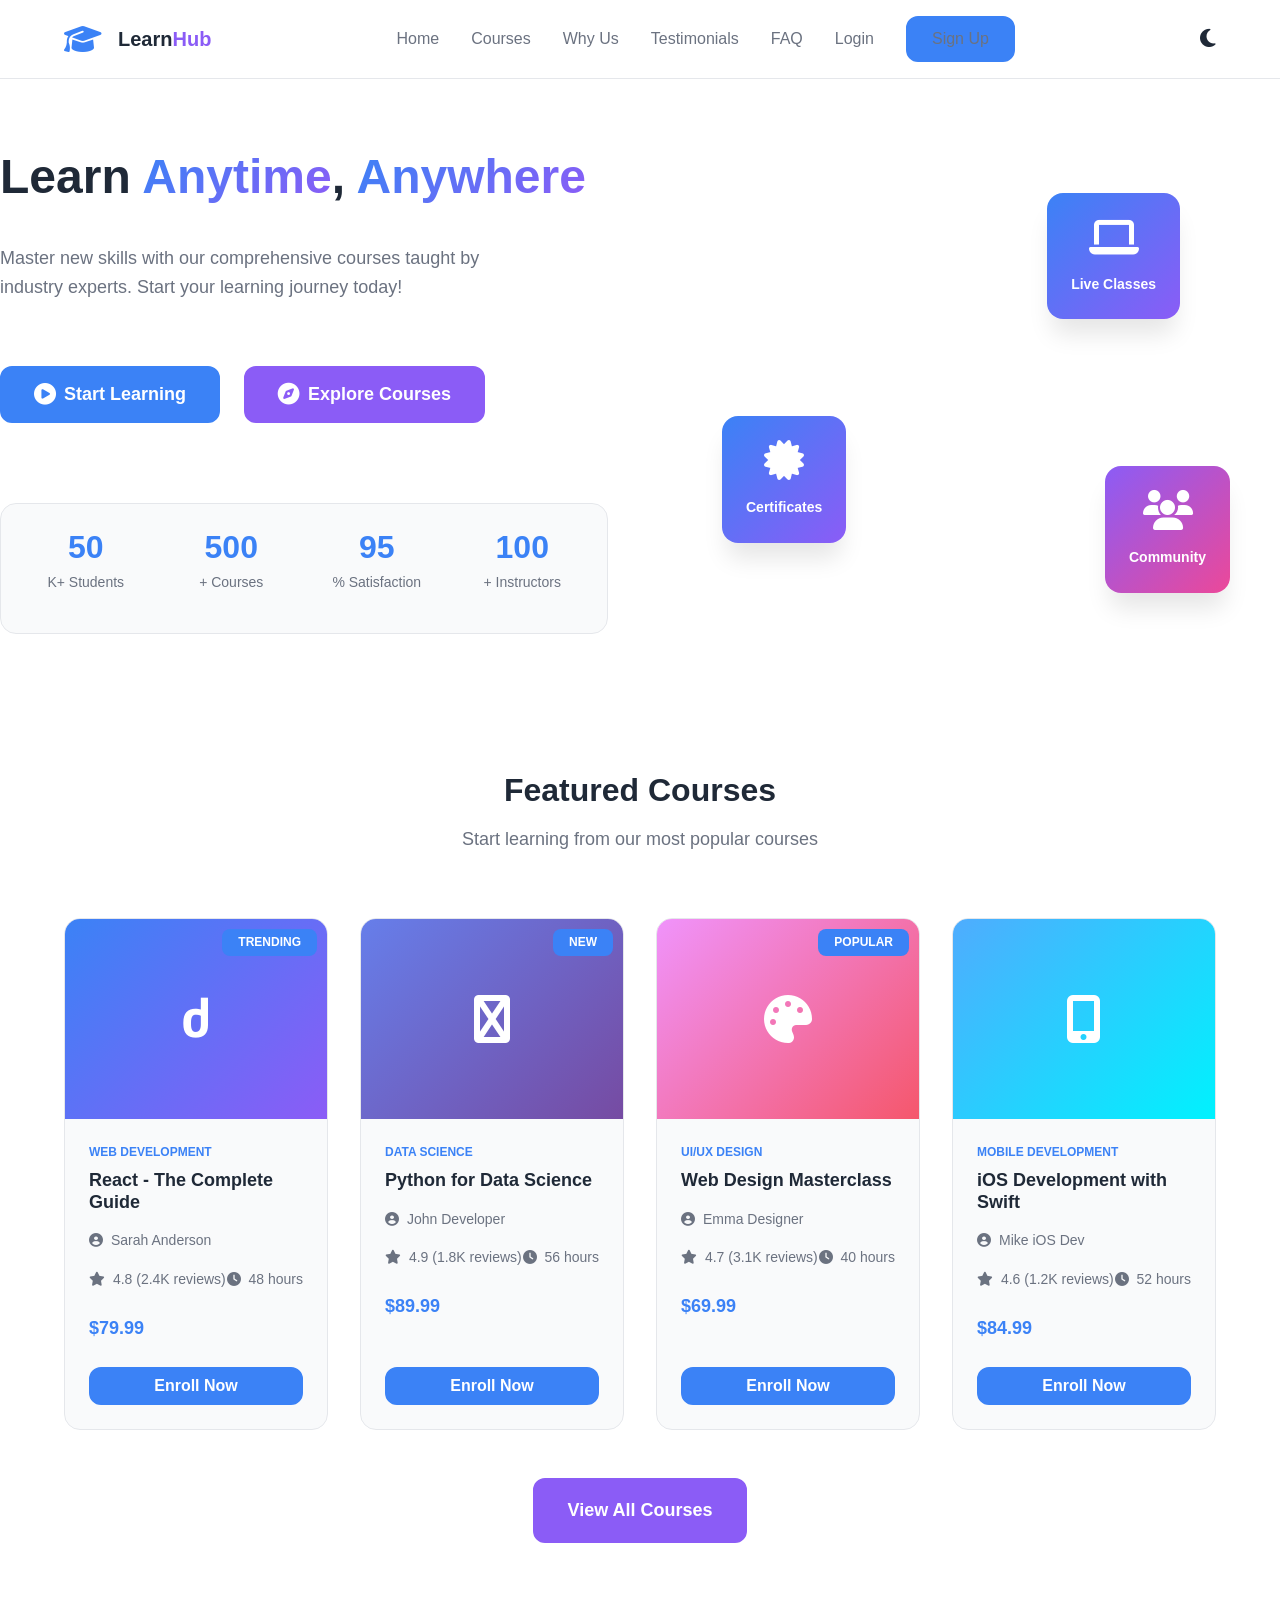
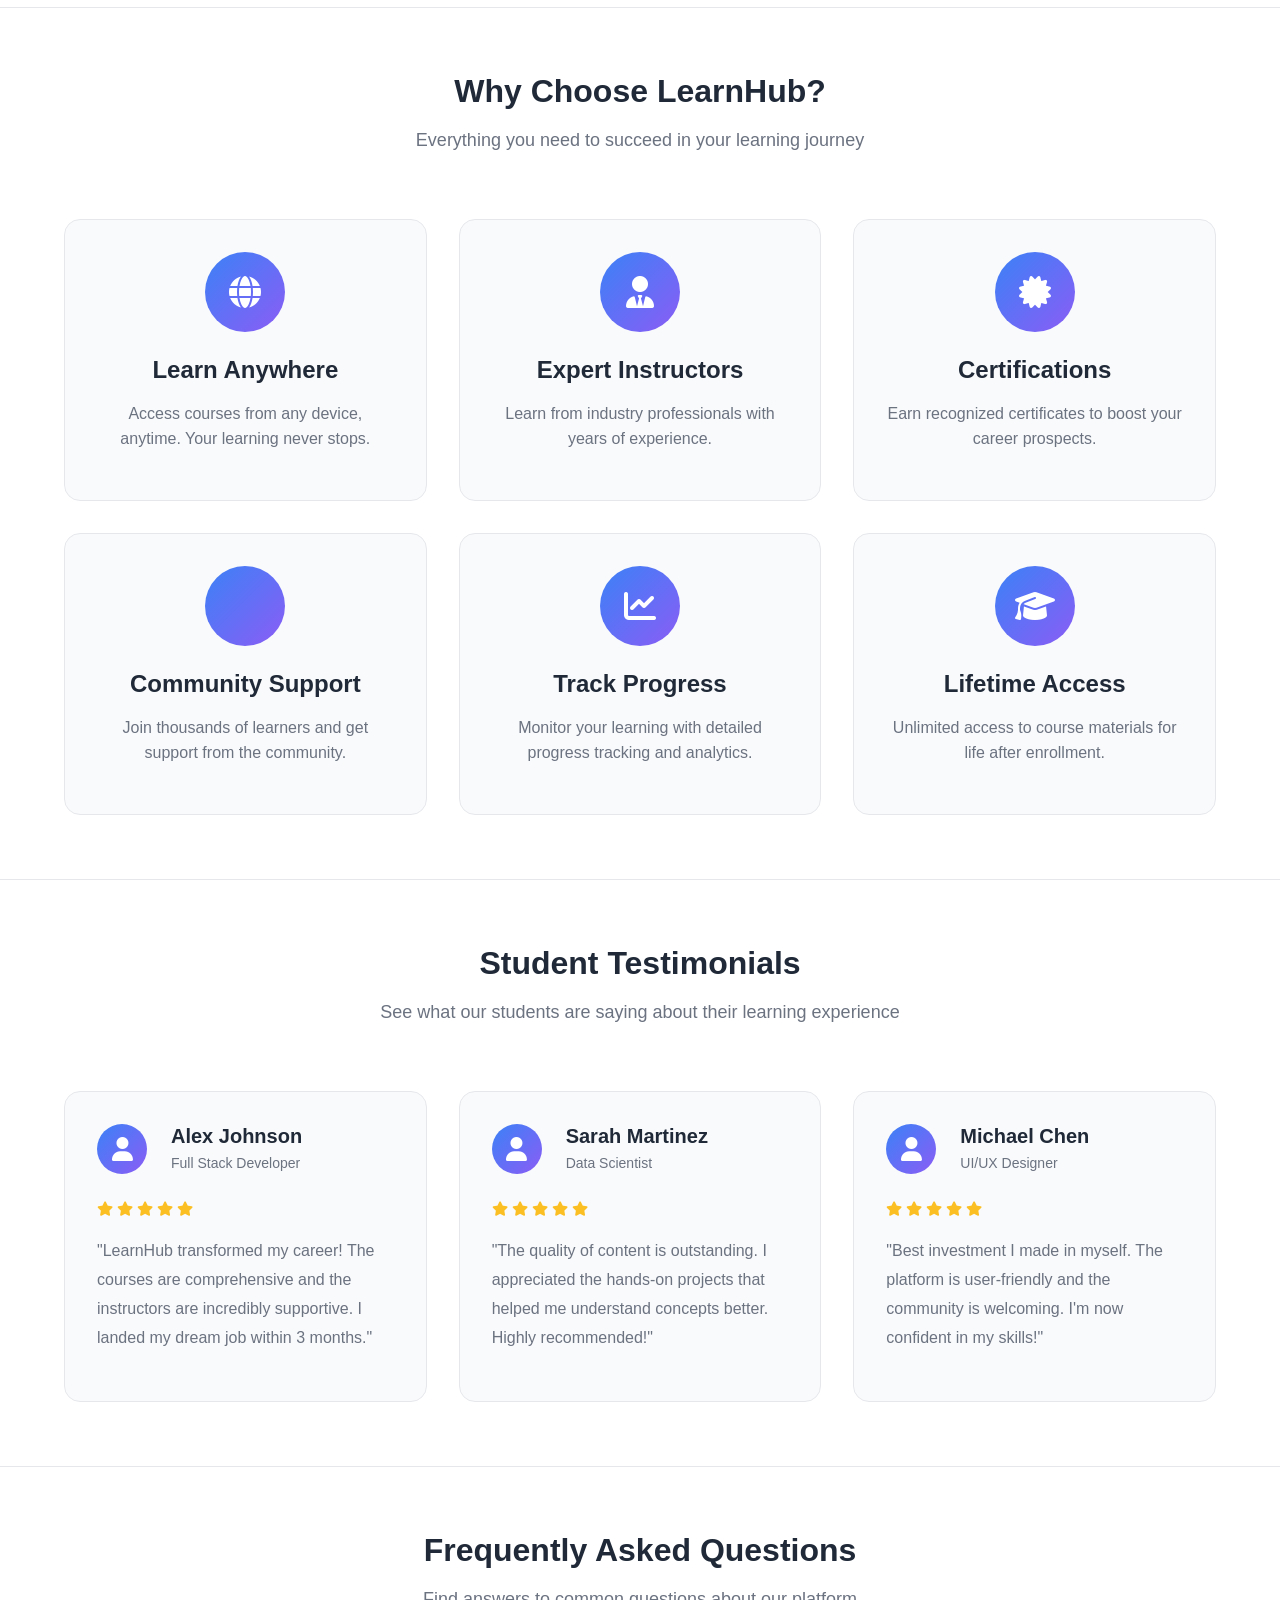
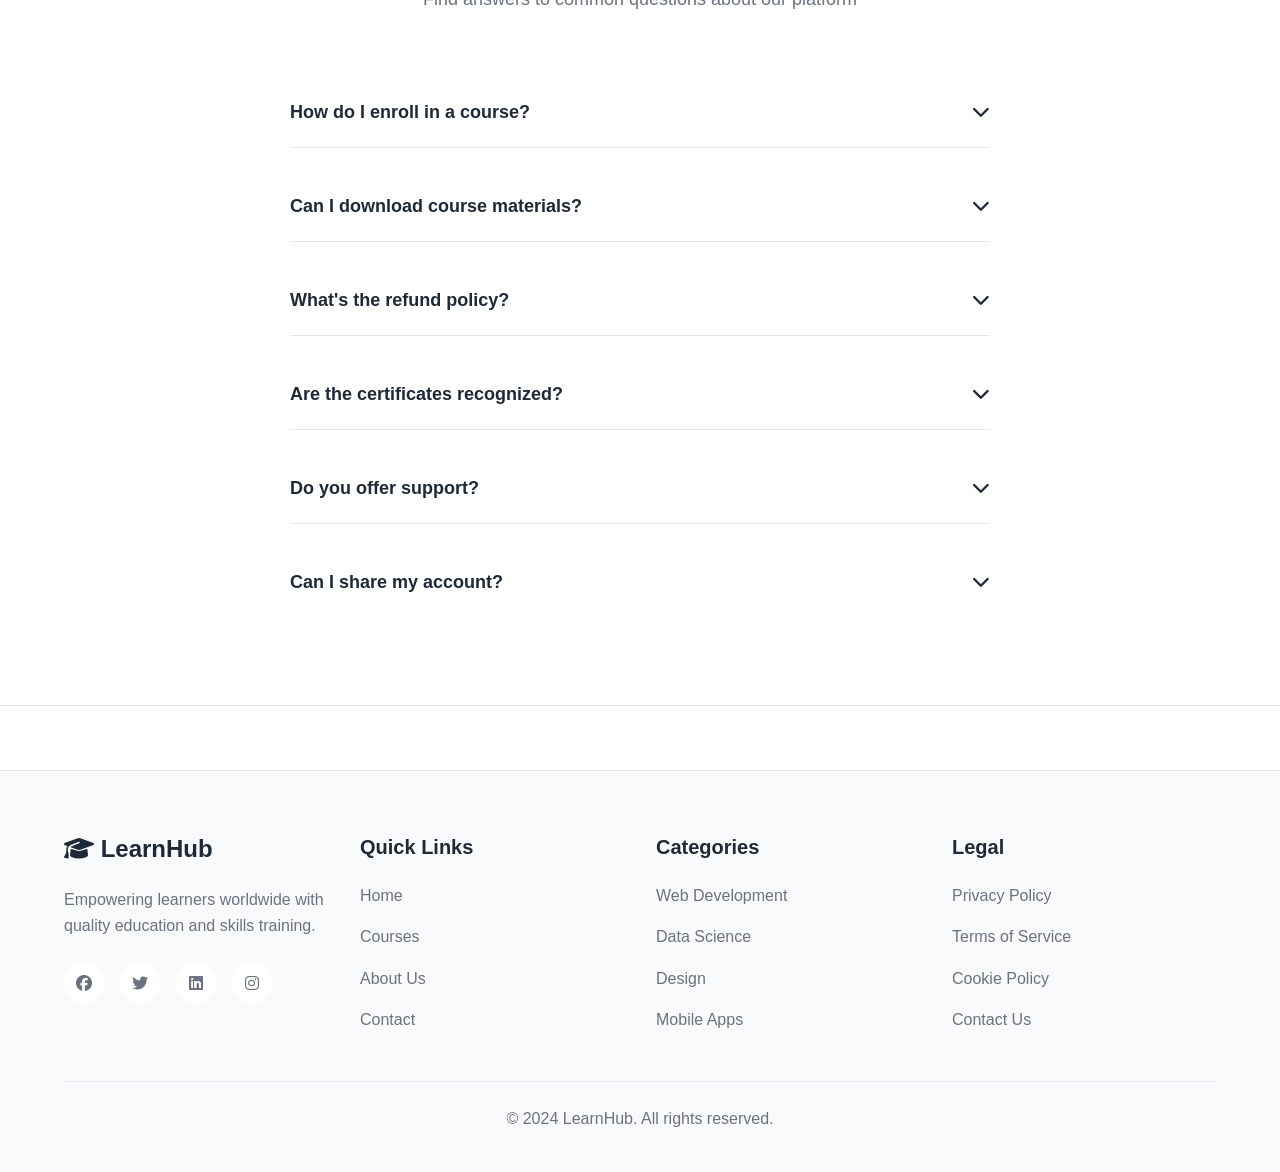
<file: E-commerce website fronted/LearnHub/index.html>
<!DOCTYPE html>
<html lang="en">
<head>
    <meta charset="UTF-8">
    <meta name="viewport" content="width=device-width, initial-scale=1.0">
    <title>LearnHub - Learn Anytime, Anywhere</title>
    <link rel="stylesheet" href="css/style.css">
    <link rel="stylesheet" href="css/responsive.css">
    <link rel="stylesheet" href="https://cdnjs.cloudflare.com/ajax/libs/font-awesome/6.4.0/css/all.min.css">
</head>
<body>
    <!-- Navigation Bar -->
    <nav class="navbar sticky" id="navbar">
        <div class="nav-container">
            <div class="logo">
                <i class="fas fa-graduation-cap"></i>
                <span>Learn<span class="highlight">Hub</span></span>
            </div>
            
            <ul class="nav-menu" id="navMenu">
                <li class="nav-item">
                    <a href="#home" class="nav-link">Home</a>
                </li>
                <li class="nav-item">
                    <a href="courses.html" class="nav-link">Courses</a>
                </li>
                <li class="nav-item">
                    <a href="#why-us" class="nav-link">Why Us</a>
                </li>
                <li class="nav-item">
                    <a href="#testimonials" class="nav-link">Testimonials</a>
                </li>
                <li class="nav-item">
                    <a href="#faq" class="nav-link">FAQ</a>
                </li>
                <li class="nav-item">
                    <a href="login.html" class="nav-link">Login</a>
                </li>
                <li class="nav-item">
                    <a href="login.html" class="nav-link btn btn-primary">Sign Up</a>
                </li>
            </ul>

            <div class="nav-icons">
                <button class="theme-toggle" id="themeToggle">
                    <i class="fas fa-moon"></i>
                </button>
                <button class="hamburger" id="hamburger">
                    <span></span>
                    <span></span>
                    <span></span>
                </button>
            </div>
        </div>
    </nav>

    <!-- Hero Section -->
    <section class="hero" id="home">
        <div class="hero-content">
            <h1 class="hero-title" data-aos="fade-up">
                Learn <span class="gradient-text">Anytime</span>, <span class="gradient-text">Anywhere</span>
            </h1>
            <p class="hero-subtitle" data-aos="fade-up" data-aos-delay="200">
                Master new skills with our comprehensive courses taught by industry experts. 
                Start your learning journey today!
            </p>
            <div class="hero-buttons" data-aos="fade-up" data-aos-delay="400">
                <button class="btn btn-primary btn-lg">
                    <i class="fas fa-play-circle"></i> Start Learning
                </button>
                <button class="btn btn-secondary btn-lg">
                    <i class="fas fa-compass"></i> Explore Courses
                </button>
            </div>
            <div class="hero-stats" data-aos="fade-up" data-aos-delay="600">
                <div class="stat">
                    <h3 class="stat-number" data-target="50">0</h3>
                    <p class="stat-label">K+ Students</p>
                </div>
                <div class="stat">
                    <h3 class="stat-number" data-target="500">0</h3>
                    <p class="stat-label">+ Courses</p>
                </div>
                <div class="stat">
                    <h3 class="stat-number" data-target="95">0</h3>
                    <p class="stat-label">% Satisfaction</p>
                </div>
                <div class="stat">
                    <h3 class="stat-number" data-target="100">0</h3>
                    <p class="stat-label">+ Instructors</p>
                </div>
            </div>
        </div>
        <div class="hero-image">
            <div class="floating-card card-1">
                <i class="fas fa-laptop"></i>
                <span>Live Classes</span>
            </div>
            <div class="floating-card card-2">
                <i class="fas fa-certificate"></i>
                <span>Certificates</span>
            </div>
            <div class="floating-card card-3">
                <i class="fas fa-users"></i>
                <span>Community</span>
            </div>
        </div>
    </section>

    <!-- Featured Courses -->
    <section class="featured-courses">
        <div class="container">
            <div class="section-header" data-aos="fade-up">
                <h2>Featured Courses</h2>
                <p>Start learning from our most popular courses</p>
            </div>

            <div class="courses-grid">
                <!-- Course Card 1 -->
                <div class="course-card" data-aos="fade-up">
                    <div class="course-image">
                        <div class="course-image-placeholder">
                            <i class="fas fa-react"></i>
                        </div>
                        <span class="course-badge">Trending</span>
                    </div>
                    <div class="course-info">
                        <span class="course-category">Web Development</span>
                        <h3>React - The Complete Guide</h3>
                        <p class="course-instructor">
                            <i class="fas fa-user-circle"></i> Sarah Anderson
                        </p>
                        <div class="course-meta">
                            <span class="rating">
                                <i class="fas fa-star"></i> 4.8 (2.4K reviews)
                            </span>
                            <span class="duration">
                                <i class="fas fa-clock"></i> 48 hours
                            </span>
                        </div>
                        <div class="course-price">
                            <span class="price">$79.99</span>
                        </div>
                        <button class="btn btn-primary btn-block">Enroll Now</button>
                    </div>
                </div>

                <!-- Course Card 2 -->
                <div class="course-card" data-aos="fade-up" data-aos-delay="100">
                    <div class="course-image">
                        <div class="course-image-placeholder" style="background: linear-gradient(135deg, #667eea 0%, #764ba2 100%);">
                            <i class="fas fa-python"></i>
                        </div>
                        <span class="course-badge">New</span>
                    </div>
                    <div class="course-info">
                        <span class="course-category">Data Science</span>
                        <h3>Python for Data Science</h3>
                        <p class="course-instructor">
                            <i class="fas fa-user-circle"></i> John Developer
                        </p>
                        <div class="course-meta">
                            <span class="rating">
                                <i class="fas fa-star"></i> 4.9 (1.8K reviews)
                            </span>
                            <span class="duration">
                                <i class="fas fa-clock"></i> 56 hours
                            </span>
                        </div>
                        <div class="course-price">
                            <span class="price">$89.99</span>
                        </div>
                        <button class="btn btn-primary btn-block">Enroll Now</button>
                    </div>
                </div>

                <!-- Course Card 3 -->
                <div class="course-card" data-aos="fade-up" data-aos-delay="200">
                    <div class="course-image">
                        <div class="course-image-placeholder" style="background: linear-gradient(135deg, #f093fb 0%, #f5576c 100%);">
                            <i class="fas fa-palette"></i>
                        </div>
                        <span class="course-badge">Popular</span>
                    </div>
                    <div class="course-info">
                        <span class="course-category">UI/UX Design</span>
                        <h3>Web Design Masterclass</h3>
                        <p class="course-instructor">
                            <i class="fas fa-user-circle"></i> Emma Designer
                        </p>
                        <div class="course-meta">
                            <span class="rating">
                                <i class="fas fa-star"></i> 4.7 (3.1K reviews)
                            </span>
                            <span class="duration">
                                <i class="fas fa-clock"></i> 40 hours
                            </span>
                        </div>
                        <div class="course-price">
                            <span class="price">$69.99</span>
                        </div>
                        <button class="btn btn-primary btn-block">Enroll Now</button>
                    </div>
                </div>

                <!-- Course Card 4 -->
                <div class="course-card" data-aos="fade-up" data-aos-delay="300">
                    <div class="course-image">
                        <div class="course-image-placeholder" style="background: linear-gradient(135deg, #4facfe 0%, #00f2fe 100%);">
                            <i class="fas fa-mobile-alt"></i>
                        </div>
                    </div>
                    <div class="course-info">
                        <span class="course-category">Mobile Development</span>
                        <h3>iOS Development with Swift</h3>
                        <p class="course-instructor">
                            <i class="fas fa-user-circle"></i> Mike iOS Dev
                        </p>
                        <div class="course-meta">
                            <span class="rating">
                                <i class="fas fa-star"></i> 4.6 (1.2K reviews)
                            </span>
                            <span class="duration">
                                <i class="fas fa-clock"></i> 52 hours
                            </span>
                        </div>
                        <div class="course-price">
                            <span class="price">$84.99</span>
                        </div>
                        <button class="btn btn-primary btn-block">Enroll Now</button>
                    </div>
                </div>
            </div>

            <div class="text-center" style="margin-top: 3rem;">
                <a href="courses.html" class="btn btn-secondary btn-lg">View All Courses</a>
            </div>
        </div>
    </section>

    <!-- Why Choose Us -->
    <section class="why-us" id="why-us">
        <div class="container">
            <div class="section-header" data-aos="fade-up">
                <h2>Why Choose LearnHub?</h2>
                <p>Everything you need to succeed in your learning journey</p>
            </div>

            <div class="features-grid">
                <div class="feature-card" data-aos="fade-up">
                    <div class="feature-icon">
                        <i class="fas fa-globe"></i>
                    </div>
                    <h3>Learn Anywhere</h3>
                    <p>Access courses from any device, anytime. Your learning never stops.</p>
                </div>

                <div class="feature-card" data-aos="fade-up" data-aos-delay="100">
                    <div class="feature-icon">
                        <i class="fas fa-user-tie"></i>
                    </div>
                    <h3>Expert Instructors</h3>
                    <p>Learn from industry professionals with years of experience.</p>
                </div>

                <div class="feature-card" data-aos="fade-up" data-aos-delay="200">
                    <div class="feature-icon">
                        <i class="fas fa-certificate"></i>
                    </div>
                    <h3>Certifications</h3>
                    <p>Earn recognized certificates to boost your career prospects.</p>
                </div>

                <div class="feature-card" data-aos="fade-up" data-aos-delay="300">
                    <div class="feature-icon">
                        <i class="fas fa-community"></i>
                    </div>
                    <h3>Community Support</h3>
                    <p>Join thousands of learners and get support from the community.</p>
                </div>

                <div class="feature-card" data-aos="fade-up" data-aos-delay="400">
                    <div class="feature-icon">
                        <i class="fas fa-chart-line"></i>
                    </div>
                    <h3>Track Progress</h3>
                    <p>Monitor your learning with detailed progress tracking and analytics.</p>
                </div>

                <div class="feature-card" data-aos="fade-up" data-aos-delay="500">
                    <div class="feature-icon">
                        <i class="fas fa-graduation-cap"></i>
                    </div>
                    <h3>Lifetime Access</h3>
                    <p>Unlimited access to course materials for life after enrollment.</p>
                </div>
            </div>
        </div>
    </section>

    <!-- Testimonials -->
    <section class="testimonials" id="testimonials">
        <div class="container">
            <div class="section-header" data-aos="fade-up">
                <h2>Student Testimonials</h2>
                <p>See what our students are saying about their learning experience</p>
            </div>

            <div class="testimonials-grid">
                <div class="testimonial-card" data-aos="fade-up">
                    <div class="testimonial-header">
                        <div class="testimonial-avatar">
                            <i class="fas fa-user"></i>
                        </div>
                        <div class="testimonial-info">
                            <h4>Alex Johnson</h4>
                            <p>Full Stack Developer</p>
                        </div>
                    </div>
                    <div class="testimonial-rating">
                        <i class="fas fa-star"></i>
                        <i class="fas fa-star"></i>
                        <i class="fas fa-star"></i>
                        <i class="fas fa-star"></i>
                        <i class="fas fa-star"></i>
                    </div>
                    <p class="testimonial-text">
                        "LearnHub transformed my career! The courses are comprehensive and the instructors are incredibly supportive. I landed my dream job within 3 months."
                    </p>
                </div>

                <div class="testimonial-card" data-aos="fade-up" data-aos-delay="100">
                    <div class="testimonial-header">
                        <div class="testimonial-avatar">
                            <i class="fas fa-user"></i>
                        </div>
                        <div class="testimonial-info">
                            <h4>Sarah Martinez</h4>
                            <p>Data Scientist</p>
                        </div>
                    </div>
                    <div class="testimonial-rating">
                        <i class="fas fa-star"></i>
                        <i class="fas fa-star"></i>
                        <i class="fas fa-star"></i>
                        <i class="fas fa-star"></i>
                        <i class="fas fa-star"></i>
                    </div>
                    <p class="testimonial-text">
                        "The quality of content is outstanding. I appreciated the hands-on projects that helped me understand concepts better. Highly recommended!"
                    </p>
                </div>

                <div class="testimonial-card" data-aos="fade-up" data-aos-delay="200">
                    <div class="testimonial-header">
                        <div class="testimonial-avatar">
                            <i class="fas fa-user"></i>
                        </div>
                        <div class="testimonial-info">
                            <h4>Michael Chen</h4>
                            <p>UI/UX Designer</p>
                        </div>
                    </div>
                    <div class="testimonial-rating">
                        <i class="fas fa-star"></i>
                        <i class="fas fa-star"></i>
                        <i class="fas fa-star"></i>
                        <i class="fas fa-star"></i>
                        <i class="fas fa-star"></i>
                    </div>
                    <p class="testimonial-text">
                        "Best investment I made in myself. The platform is user-friendly and the community is welcoming. I'm now confident in my skills!"
                    </p>
                </div>
            </div>
        </div>
    </section>

    <!-- FAQ Section -->
    <section class="faq" id="faq">
        <div class="container">
            <div class="section-header" data-aos="fade-up">
                <h2>Frequently Asked Questions</h2>
                <p>Find answers to common questions about our platform</p>
            </div>

            <div class="faq-container" data-aos="fade-up">
                <div class="faq-item">
                    <button class="faq-question">
                        <span>How do I enroll in a course?</span>
                        <i class="fas fa-chevron-down"></i>
                    </button>
                    <div class="faq-answer">
                        <p>Simply browse our courses page, select a course you're interested in, and click the "Enroll Now" button. You'll be guided through the enrollment process.</p>
                    </div>
                </div>

                <div class="faq-item">
                    <button class="faq-question">
                        <span>Can I download course materials?</span>
                        <i class="fas fa-chevron-down"></i>
                    </button>
                    <div class="faq-answer">
                        <p>Yes! Most courses allow you to download lecture notes, resources, and supplementary materials for offline access.</p>
                    </div>
                </div>

                <div class="faq-item">
                    <button class="faq-question">
                        <span>What's the refund policy?</span>
                        <i class="fas fa-chevron-down"></i>
                    </button>
                    <div class="faq-answer">
                        <p>We offer a 30-day money-back guarantee if you're not satisfied with your course. No questions asked!</p>
                    </div>
                </div>

                <div class="faq-item">
                    <button class="faq-question">
                        <span>Are the certificates recognized?</span>
                        <i class="fas fa-chevron-down"></i>
                    </button>
                    <div class="faq-answer">
                        <p>Yes, our certificates are industry-recognized and can be added to your LinkedIn profile or resume.</p>
                    </div>
                </div>

                <div class="faq-item">
                    <button class="faq-question">
                        <span>Do you offer support?</span>
                        <i class="fas fa-chevron-down"></i>
                    </button>
                    <div class="faq-answer">
                        <p>Absolutely! We have a dedicated support team available 24/7 to help you with any questions or issues.</p>
                    </div>
                </div>

                <div class="faq-item">
                    <button class="faq-question">
                        <span>Can I share my account?</span>
                        <i class="fas fa-chevron-down"></i>
                    </button>
                    <div class="faq-answer">
                        <p>No, each account is for personal use only. Sharing accounts violates our terms of service.</p>
                    </div>
                </div>
            </div>
        </div>
    </section>

    <!-- Footer -->
    <footer class="footer">
        <div class="container">
            <div class="footer-content">
                <div class="footer-section">
                    <h3>
                        <i class="fas fa-graduation-cap"></i>
                        Learn<span class="highlight">Hub</span>
                    </h3>
                    <p>Empowering learners worldwide with quality education and skills training.</p>
                    <div class="social-links">
                        <a href="#"><i class="fab fa-facebook"></i></a>
                        <a href="#"><i class="fab fa-twitter"></i></a>
                        <a href="#"><i class="fab fa-linkedin"></i></a>
                        <a href="#"><i class="fab fa-instagram"></i></a>
                    </div>
                </div>

                <div class="footer-section">
                    <h4>Quick Links</h4>
                    <ul>
                        <li><a href="#home">Home</a></li>
                        <li><a href="courses.html">Courses</a></li>
                        <li><a href="#why-us">About Us</a></li>
                        <li><a href="#contact">Contact</a></li>
                    </ul>
                </div>

                <div class="footer-section">
                    <h4>Categories</h4>
                    <ul>
                        <li><a href="#">Web Development</a></li>
                        <li><a href="#">Data Science</a></li>
                        <li><a href="#">Design</a></li>
                        <li><a href="#">Mobile Apps</a></li>
                    </ul>
                </div>

                <div class="footer-section">
                    <h4>Legal</h4>
                    <ul>
                        <li><a href="#">Privacy Policy</a></li>
                        <li><a href="#">Terms of Service</a></li>
                        <li><a href="#">Cookie Policy</a></li>
                        <li><a href="#">Contact Us</a></li>
                    </ul>
                </div>
            </div>

            <div class="footer-bottom">
                <p>&copy; 2024 LearnHub. All rights reserved.</p>
            </div>
        </div>
    </footer>

    <!-- Scripts -->
    <script src="js/theme.js"></script>
    <script src="js/animations.js"></script>
    <script src="js/main.js"></script>
</body>
</html>
</file>
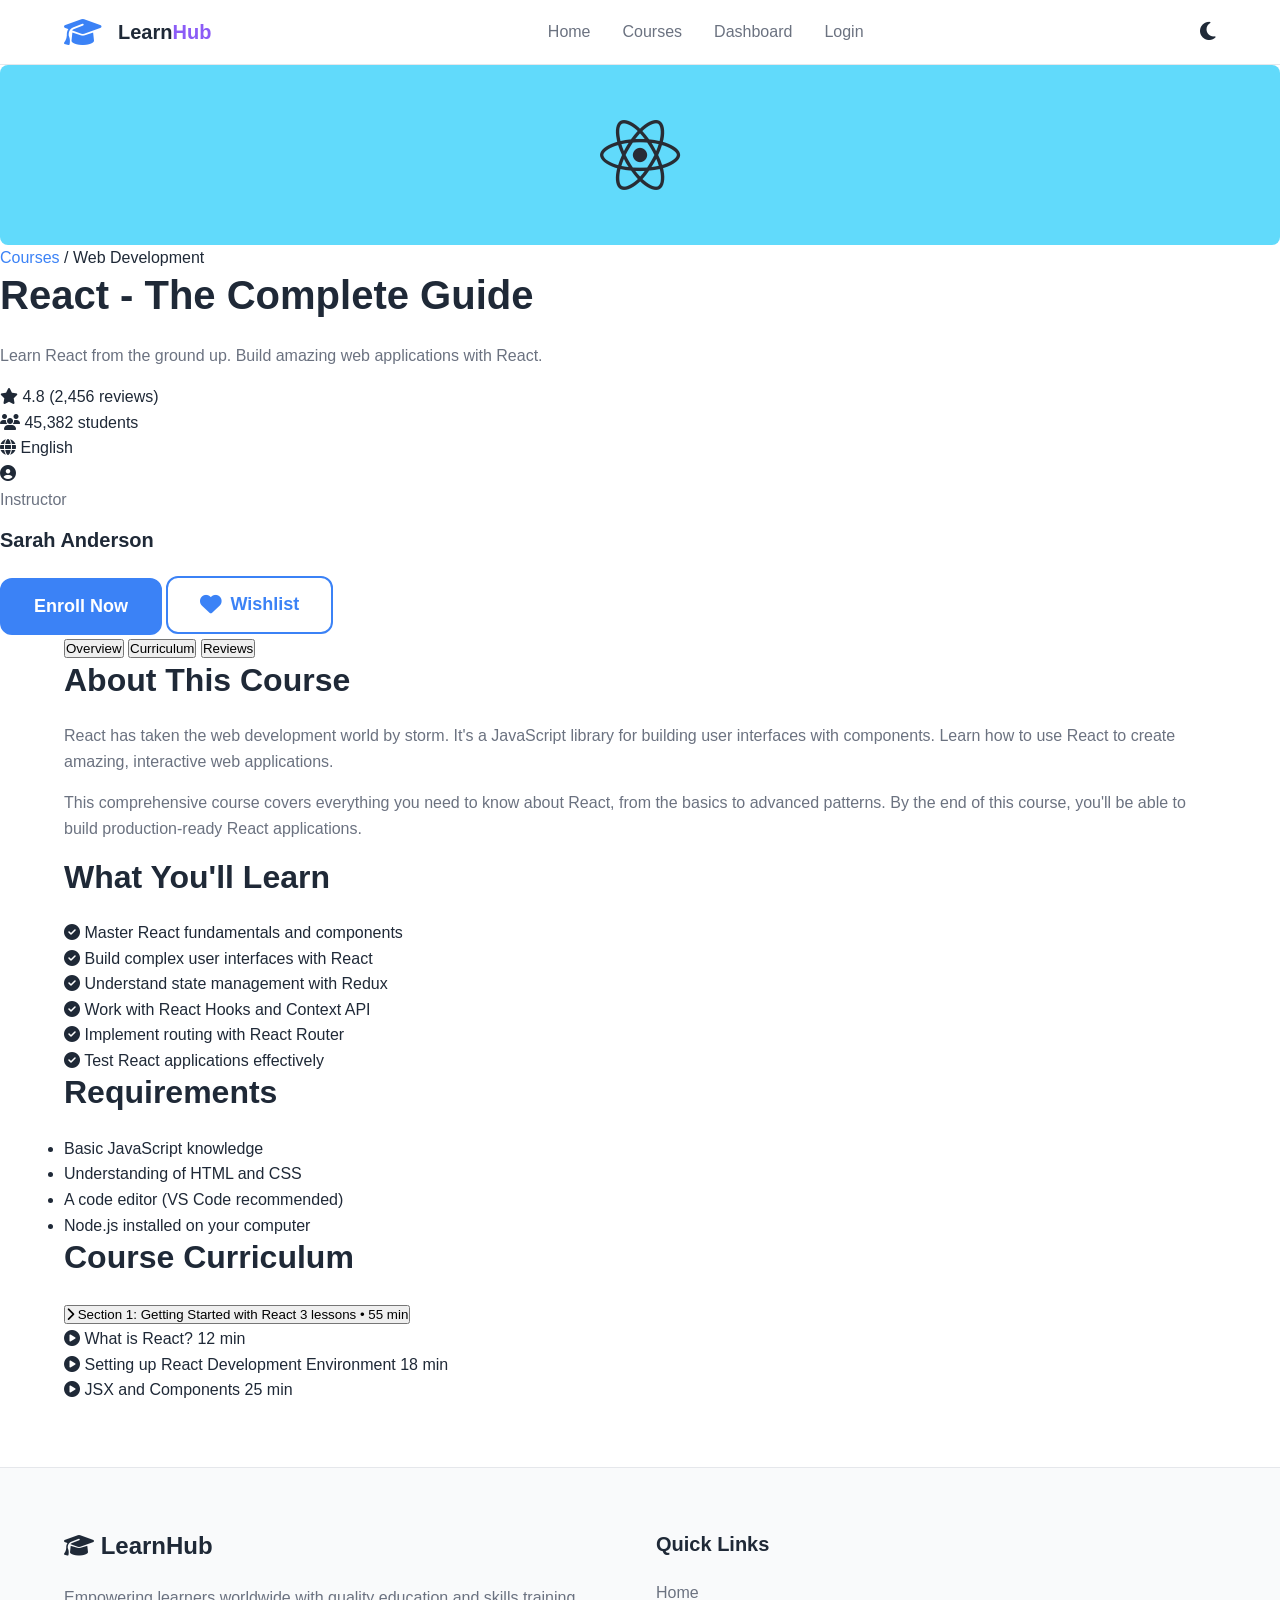
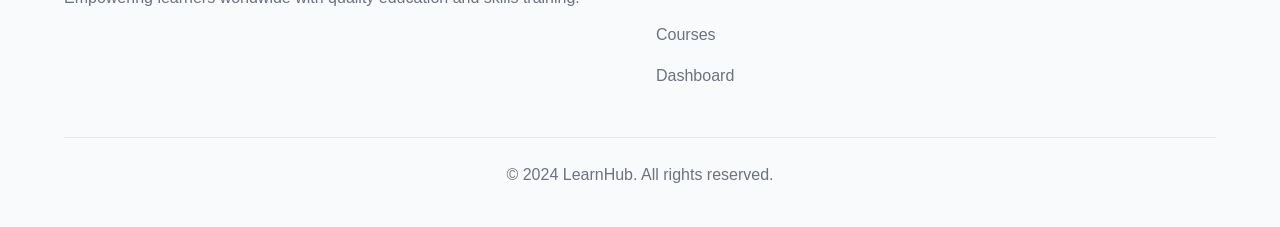
<file: E-commerce website fronted/LearnHub/course-details.html>
<!DOCTYPE html>
<html lang="en">
<head>
    <meta charset="UTF-8">
    <meta name="viewport" content="width=device-width, initial-scale=1.0">
    <title>Course Details - LearnHub</title>
    <link rel="stylesheet" href="css/style.css">
    <link rel="stylesheet" href="css/responsive.css">
    <link rel="stylesheet" href="https://cdnjs.cloudflare.com/ajax/libs/font-awesome/6.4.0/css/all.min.css">
</head>
<body>
    <!-- Navigation Bar -->
    <nav class="navbar sticky" id="navbar">
        <div class="nav-container">
            <div class="logo">
                <i class="fas fa-graduation-cap"></i>
                <span>Learn<span class="highlight">Hub</span></span>
            </div>
            
            <ul class="nav-menu" id="navMenu">
                <li class="nav-item">
                    <a href="index.html" class="nav-link">Home</a>
                </li>
                <li class="nav-item">
                    <a href="courses.html" class="nav-link">Courses</a>
                </li>
                <li class="nav-item">
                    <a href="dashboard.html" class="nav-link">Dashboard</a>
                </li>
                <li class="nav-item">
                    <a href="login.html" class="nav-link">Login</a>
                </li>
            </ul>

            <div class="nav-icons">
                <button class="theme-toggle" id="themeToggle">
                    <i class="fas fa-moon"></i>
                </button>
                <button class="hamburger" id="hamburger">
                    <span></span>
                    <span></span>
                    <span></span>
                </button>
            </div>
        </div>
    </nav>

    <!-- Course Hero -->
    <div class="course-hero">
        <div class="course-hero-image">
            <div class="course-image-large" style="text-align: center; padding: 50px; background: #61dafb; color: #282c34; border-radius: 8px;">
                <i class="fab fa-react fa-5x"></i>
            </div>
        </div>
        <div class="course-hero-content">
            <div class="breadcrumb">
                <a href="courses.html">Courses</a> / Web Development
            </div>
            <h1>React - The Complete Guide</h1>
            <p class="course-tagline">Learn React from the ground up. Build amazing web applications with React.</p>
            
            <div class="course-meta-info">
                <div class="meta-item">
                    <i class="fas fa-star"></i>
                    <span>4.8 (2,456 reviews)</span>
                </div>
                <div class="meta-item">
                    <i class="fas fa-users"></i>
                    <span>45,382 students</span>
                </div>
                <div class="meta-item">
                    <i class="fas fa-globe"></i>
                    <span>English</span>
                </div>
            </div>

            <div class="course-instructor-hero">
                <div class="instructor-avatar">
                    <i class="fas fa-user-circle"></i>
                </div>
                <div>
                    <p>Instructor</p>
                    <h4>Sarah Anderson</h4>
                </div>
            </div>

            <div class="course-hero-buttons">
                <button class="btn btn-primary btn-lg">Enroll Now</button>
                <button class="btn btn-outline btn-lg">
                    <i class="fas fa-heart"></i> Wishlist
                </button>
            </div>
        </div>
    </div>

    <!-- Main Content -->
    <section class="course-details">
        <div class="container">
            <div class="course-details-wrapper">
                <div class="course-details-main">
                    <!-- Tabs -->
                    <div class="course-tabs">
                        <button class="tab-btn active" data-tab="overview">Overview</button>
                        <button class="tab-btn" data-tab="curriculum">Curriculum</button>
                        <button class="tab-btn" data-tab="reviews">Reviews</button>
                    </div>

                    <!-- Tab Content -->
                    <div class="tabs-content">
                        <!-- Overview Tab -->
                        <div class="tab-content active" id="overview">
                            <div class="section">
                                <h2>About This Course</h2>
                                <p>React has taken the web development world by storm. It's a JavaScript library for building user interfaces with components. Learn how to use React to create amazing, interactive web applications.</p>
                                <p>This comprehensive course covers everything you need to know about React, from the basics to advanced patterns. By the end of this course, you'll be able to build production-ready React applications.</p>
                            </div>

                            <div class="section">
                                <h2>What You'll Learn</h2>
                                <div class="learning-points">
                                    <div class="point">
                                        <i class="fas fa-check-circle"></i>
                                        <span>Master React fundamentals and components</span>
                                    </div>
                                    <div class="point">
                                        <i class="fas fa-check-circle"></i>
                                        <span>Build complex user interfaces with React</span>
                                    </div>
                                    <div class="point">
                                        <i class="fas fa-check-circle"></i>
                                        <span>Understand state management with Redux</span>
                                    </div>
                                    <div class="point">
                                        <i class="fas fa-check-circle"></i>
                                        <span>Work with React Hooks and Context API</span>
                                    </div>
                                    <div class="point">
                                        <i class="fas fa-check-circle"></i>
                                        <span>Implement routing with React Router</span>
                                    </div>
                                    <div class="point">
                                        <i class="fas fa-check-circle"></i>
                                        <span>Test React applications effectively</span>
                                    </div>
                                </div>
                            </div>

                            <div class="section">
                                <h2>Requirements</h2>
                                <ul class="requirements-list">
                                    <li>Basic JavaScript knowledge</li>
                                    <li>Understanding of HTML and CSS</li>
                                    <li>A code editor (VS Code recommended)</li>
                                    <li>Node.js installed on your computer</li>
                                </ul>
                            </div>
                        </div>

                        <!-- Curriculum Tab -->
                        <div class="tab-content" id="curriculum">
                            <div class="section">
                                <h2>Course Curriculum</h2>
                                <div class="curriculum-sections">
                                    <!-- Section 1 -->
                                    <div class="curriculum-item">
                                        <button class="curriculum-header">
                                            <span>
                                                <i class="fas fa-chevron-right"></i>
                                                Section 1: Getting Started with React
                                            </span>
                                            <span class="lesson-count">3 lessons • 55 min</span>
                                        </button>
                                        <div class="curriculum-content" style="display:block;">
                                            <div class="lesson">
                                                <i class="fas fa-play-circle"></i>
                                                <span>What is React?</span>
                                                <span class="lesson-duration">12 min</span>
                                            </div>
                                            <div class="lesson">
                                                <i class="fas fa-play-circle"></i>
                                                <span>Setting up React Development Environment</span>
                                                <span class="lesson-duration">18 min</span>
                                            </div>
                                            <div class="lesson">
                                                <i class="fas fa-play-circle"></i>
                                                <span>JSX and Components</span>
                                                <span class="lesson-duration">25 min</span>
                                            </div>
                                        </div>
                                    </div>
                                </div>
                            </div>
                        </div>
                    </div>
                </div>
            </div>
        </div>
    </section>

    <!-- Footer -->
    <footer class="footer">
        <div class="container">
            <div class="footer-content">
                <div class="footer-section">
                    <h3>
                        <i class="fas fa-graduation-cap"></i>
                        Learn<span class="highlight">Hub</span>
                    </h3>
                    <p>Empowering learners worldwide with quality education and skills training.</p>
                </div>
                <div class="footer-section">
                    <h4>Quick Links</h4>
                    <ul>
                        <li><a href="index.html">Home</a></li>
                        <li><a href="courses.html">Courses</a></li>
                        <li><a href="dashboard.html">Dashboard</a></li>
                    </ul>
                </div>
            </div>
            <div class="footer-bottom">
                <p>&copy; 2024 LearnHub. All rights reserved.</p>
            </div>
        </div>
    </footer>

    <!-- Scripts -->
    <script src="js/theme.js"></script>
    <script src="js/main.js"></script>
</body>
</html>
</file>
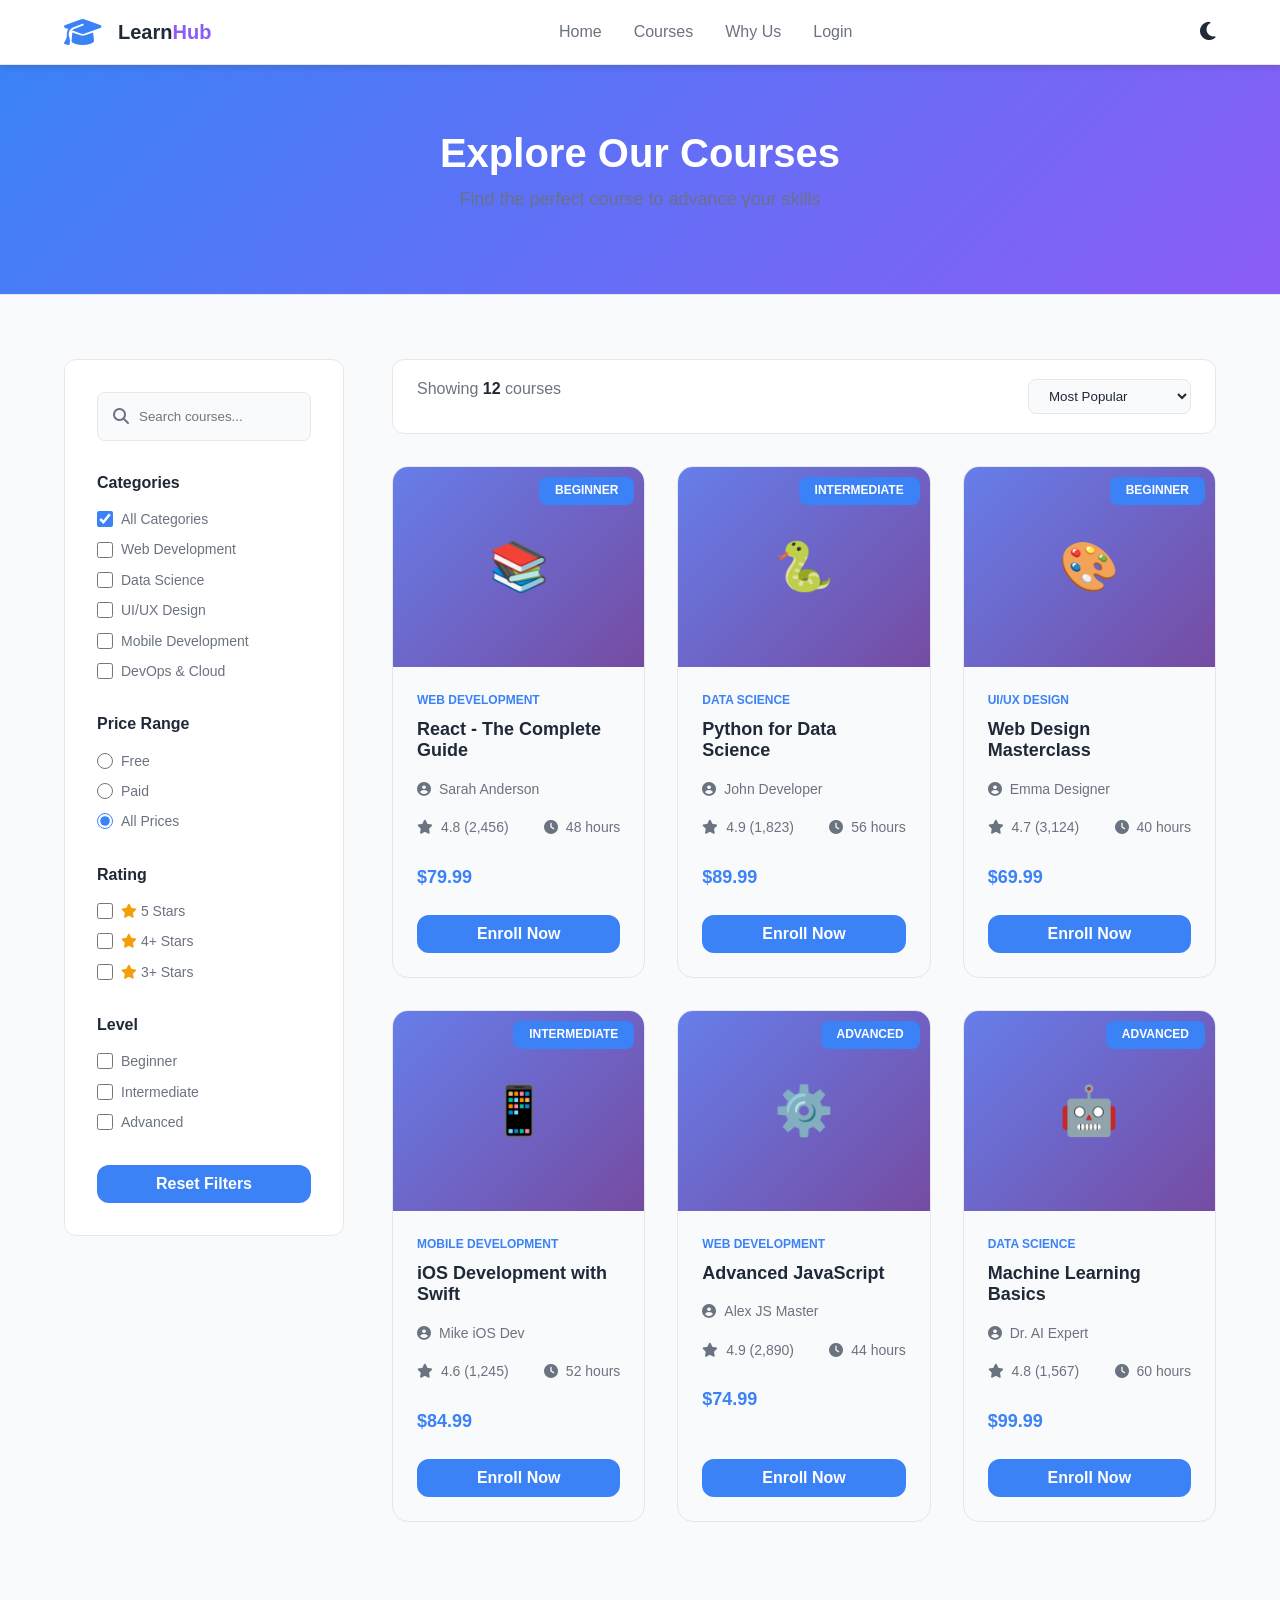
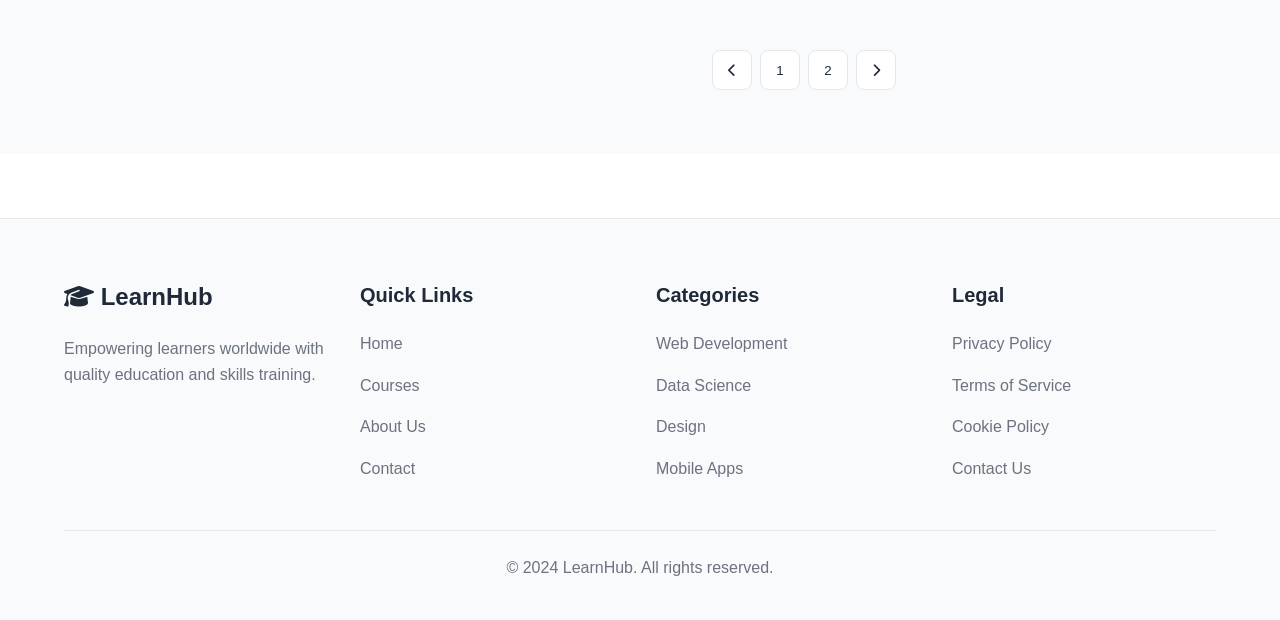
<file: E-commerce website fronted/LearnHub/courses.html>
<!DOCTYPE html>
<html lang="en">
<head>
    <meta charset="UTF-8">
    <meta name="viewport" content="width=device-width, initial-scale=1.0">
    <title>Courses - LearnHub</title>
    <link rel="stylesheet" href="css/style.css">
    <link rel="stylesheet" href="css/courses.css">
    <link rel="stylesheet" href="css/responsive.css">
    <link rel="stylesheet" href="https://cdnjs.cloudflare.com/ajax/libs/font-awesome/6.4.0/css/all.min.css">
</head>
<body>
    <!-- Navigation Bar -->
    <nav class="navbar sticky" id="navbar">
        <div class="nav-container">
            <div class="logo">
                <i class="fas fa-graduation-cap"></i>
                <span>Learn<span class="highlight">Hub</span></span>
            </div>
            
            <ul class="nav-menu" id="navMenu">
                <li class="nav-item">
                    <a href="index.html" class="nav-link">Home</a>
                </li>
                <li class="nav-item">
                    <a href="courses.html" class="nav-link">Courses</a>
                </li>
                <li class="nav-item">
                    <a href="index.html#why-us" class="nav-link">Why Us</a>
                </li>
                <li class="nav-item">
                    <a href="login.html" class="nav-link">Login</a>
                </li>
            </ul>

            <div class="nav-icons">
                <button class="theme-toggle" id="themeToggle">
                    <i class="fas fa-moon"></i>
                </button>
                <button class="hamburger" id="hamburger">
                    <span></span>
                    <span></span>
                    <span></span>
                </button>
            </div>
        </div>
    </nav>

    <!-- Page Header -->
    <div class="page-header">
        <div class="container">
            <h1>Explore Our Courses</h1>
            <p>Find the perfect course to advance your skills</p>
        </div>
    </div>

    <!-- Courses Section -->
    <section class="courses-section">
        <div class="container">
            <div class="courses-wrapper">
                <!-- Sidebar -->
                <aside class="courses-sidebar">
                    <!-- Search -->
                    <div class="search-box">
                        <i class="fas fa-search"></i>
                        <input type="text" id="searchInput" placeholder="Search courses...">
                    </div>

                    <!-- Categories Filter -->
                    <div class="filter-group">
                        <h3>Categories</h3>
                        <div class="filter-options">
                            <label class="filter-label">
                                <input type="checkbox" class="category-filter" value="all" checked>
                                <span>All Categories</span>
                            </label>
                            <label class="filter-label">
                                <input type="checkbox" class="category-filter" value="web">
                                <span>Web Development</span>
                            </label>
                            <label class="filter-label">
                                <input type="checkbox" class="category-filter" value="data">
                                <span>Data Science</span>
                            </label>
                            <label class="filter-label">
                                <input type="checkbox" class="category-filter" value="design">
                                <span>UI/UX Design</span>
                            </label>
                            <label class="filter-label">
                                <input type="checkbox" class="category-filter" value="mobile">
                                <span>Mobile Development</span>
                            </label>
                            <label class="filter-label">
                                <input type="checkbox" class="category-filter" value="devops">
                                <span>DevOps & Cloud</span>
                            </label>
                        </div>
                    </div>

                    <!-- Price Filter -->
                    <div class="filter-group">
                        <h3>Price Range</h3>
                        <div class="filter-options">
                            <label class="filter-label">
                                <input type="radio" name="price" value="free" class="price-filter">
                                <span>Free</span>
                            </label>
                            <label class="filter-label">
                                <input type="radio" name="price" value="paid" class="price-filter">
                                <span>Paid</span>
                            </label>
                            <label class="filter-label">
                                <input type="radio" name="price" value="all" class="price-filter" checked>
                                <span>All Prices</span>
                            </label>
                        </div>
                    </div>

                    <!-- Rating Filter -->
                    <div class="filter-group">
                        <h3>Rating</h3>
                        <div class="filter-options">
                            <label class="filter-label">
                                <input type="checkbox" class="rating-filter" value="5">
                                <span><i class="fas fa-star"></i> 5 Stars</span>
                            </label>
                            <label class="filter-label">
                                <input type="checkbox" class="rating-filter" value="4">
                                <span><i class="fas fa-star"></i> 4+ Stars</span>
                            </label>
                            <label class="filter-label">
                                <input type="checkbox" class="rating-filter" value="3">
                                <span><i class="fas fa-star"></i> 3+ Stars</span>
                            </label>
                        </div>
                    </div>

                    <!-- Level Filter -->
                    <div class="filter-group">
                        <h3>Level</h3>
                        <div class="filter-options">
                            <label class="filter-label">
                                <input type="checkbox" class="level-filter" value="beginner">
                                <span>Beginner</span>
                            </label>
                            <label class="filter-label">
                                <input type="checkbox" class="level-filter" value="intermediate">
                                <span>Intermediate</span>
                            </label>
                            <label class="filter-label">
                                <input type="checkbox" class="level-filter" value="advanced">
                                <span>Advanced</span>
                            </label>
                        </div>
                    </div>

                    <button class="btn btn-primary btn-block" id="resetFilters">Reset Filters</button>
                </aside>

                <!-- Main Content -->
                <div class="courses-main">
                    <!-- Sort Options -->
                    <div class="courses-header">
                        <p class="results-count">Showing <span id="courseCount">12</span> courses</p>
                        <div class="sort-options">
                            <select id="sortSelect" class="sort-select">
                                <option value="popular">Most Popular</option>
                                <option value="rating">Highest Rated</option>
                                <option value="newest">Newest</option>
                                <option value="price-low">Price: Low to High</option>
                                <option value="price-high">Price: High to Low</option>
                            </select>
                        </div>
                    </div>

                    <!-- Courses Grid -->
                    <div class="courses-grid" id="coursesGrid">
                        <!-- Course cards will be dynamically inserted here -->
                    </div>

                    <!-- Pagination -->
                    <div class="pagination">
                        <button class="pagination-btn prev" id="prevBtn">
                            <i class="fas fa-chevron-left"></i>
                        </button>
                        <div class="pagination-numbers" id="paginationNumbers"></div>
                        <button class="pagination-btn next" id="nextBtn">
                            <i class="fas fa-chevron-right"></i>
                        </button>
                    </div>
                </div>
            </div>
        </div>
    </section>

    <!-- Footer -->
    <footer class="footer">
        <div class="container">
            <div class="footer-content">
                <div class="footer-section">
                    <h3>
                        <i class="fas fa-graduation-cap"></i>
                        Learn<span class="highlight">Hub</span>
                    </h3>
                    <p>Empowering learners worldwide with quality education and skills training.</p>
                </div>

                <div class="footer-section">
                    <h4>Quick Links</h4>
                    <ul>
                        <li><a href="index.html">Home</a></li>
                        <li><a href="courses.html">Courses</a></li>
                        <li><a href="#">About Us</a></li>
                        <li><a href="#">Contact</a></li>
                    </ul>
                </div>

                <div class="footer-section">
                    <h4>Categories</h4>
                    <ul>
                        <li><a href="#">Web Development</a></li>
                        <li><a href="#">Data Science</a></li>
                        <li><a href="#">Design</a></li>
                        <li><a href="#">Mobile Apps</a></li>
                    </ul>
                </div>

                <div class="footer-section">
                    <h4>Legal</h4>
                    <ul>
                        <li><a href="#">Privacy Policy</a></li>
                        <li><a href="#">Terms of Service</a></li>
                        <li><a href="#">Cookie Policy</a></li>
                        <li><a href="#">Contact Us</a></li>
                    </ul>
                </div>
            </div>

            <div class="footer-bottom">
                <p>&copy; 2024 LearnHub. All rights reserved.</p>
            </div>
        </div>
    </footer>

    <!-- Scripts -->
    <script src="js/theme.js"></script>
    <script src="js/animations.js"></script>
    <script src="js/courses.js"></script>
</body>
</html>
</file>
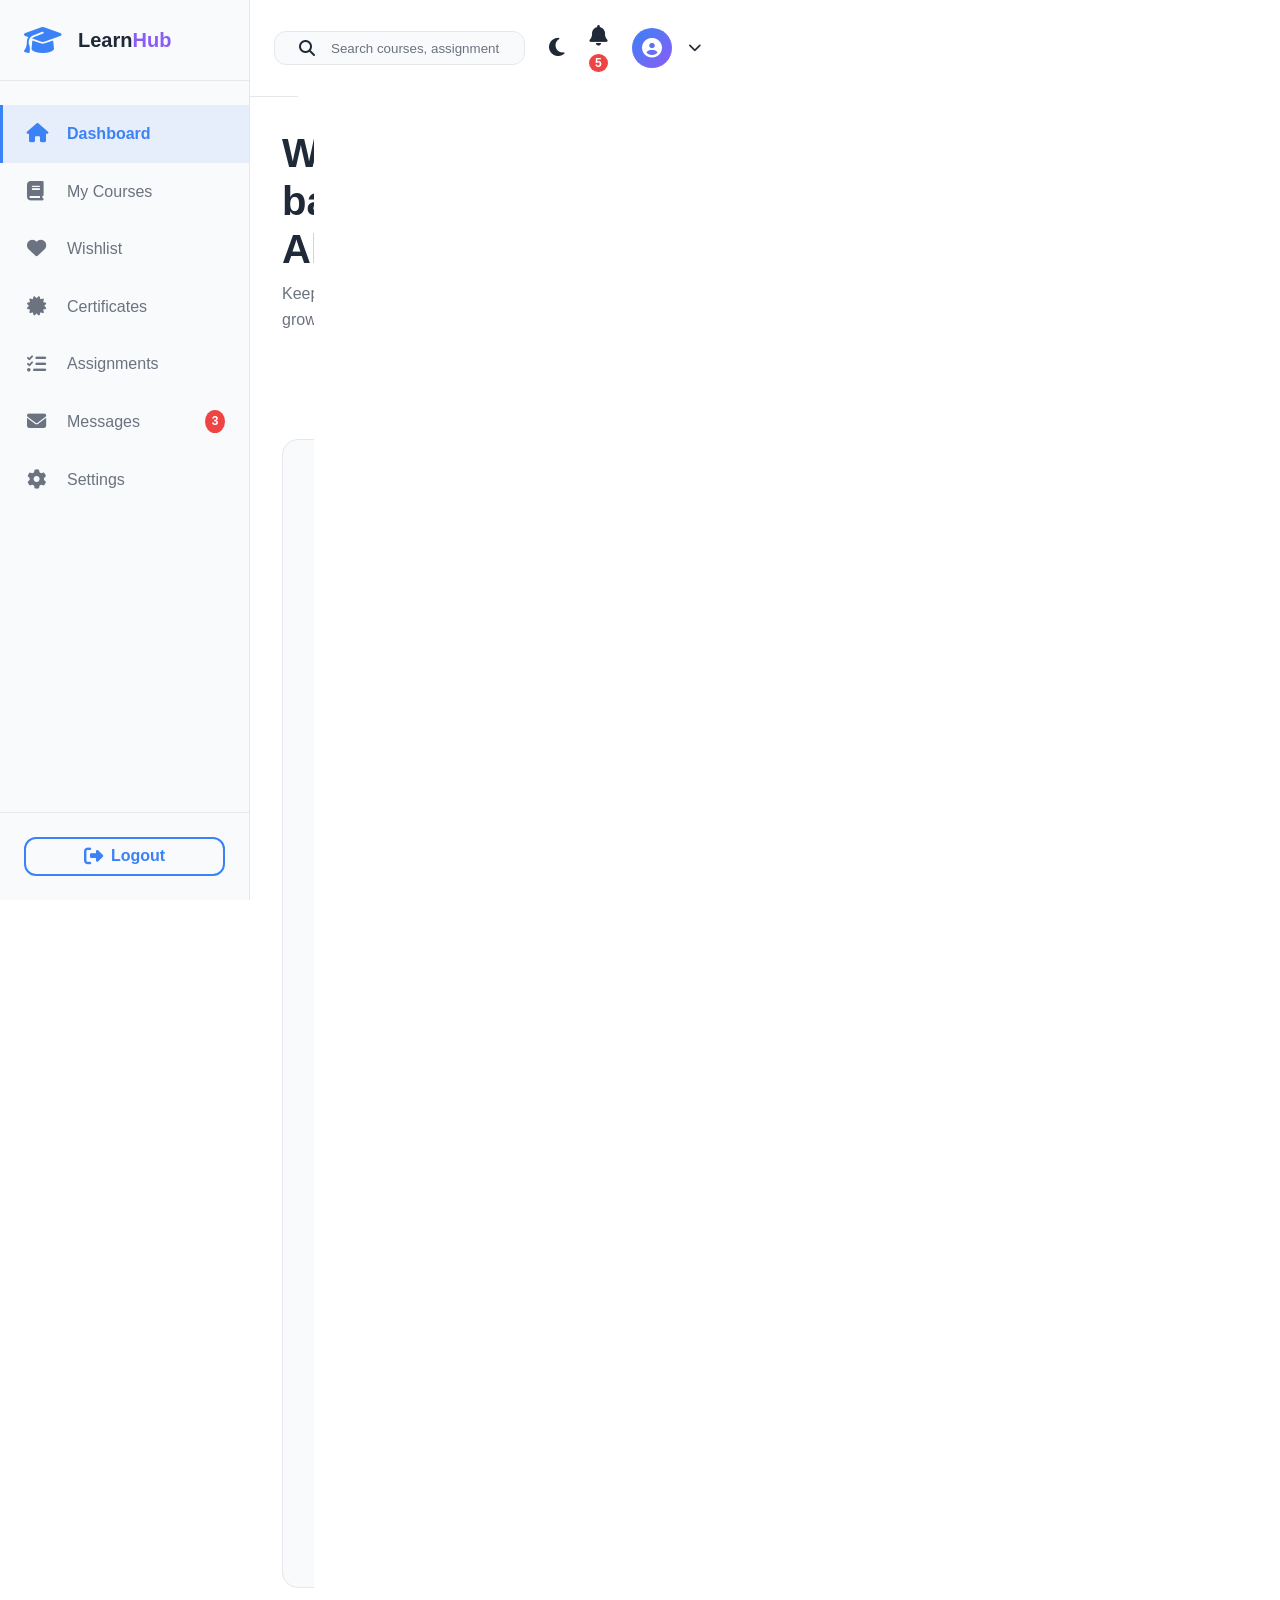
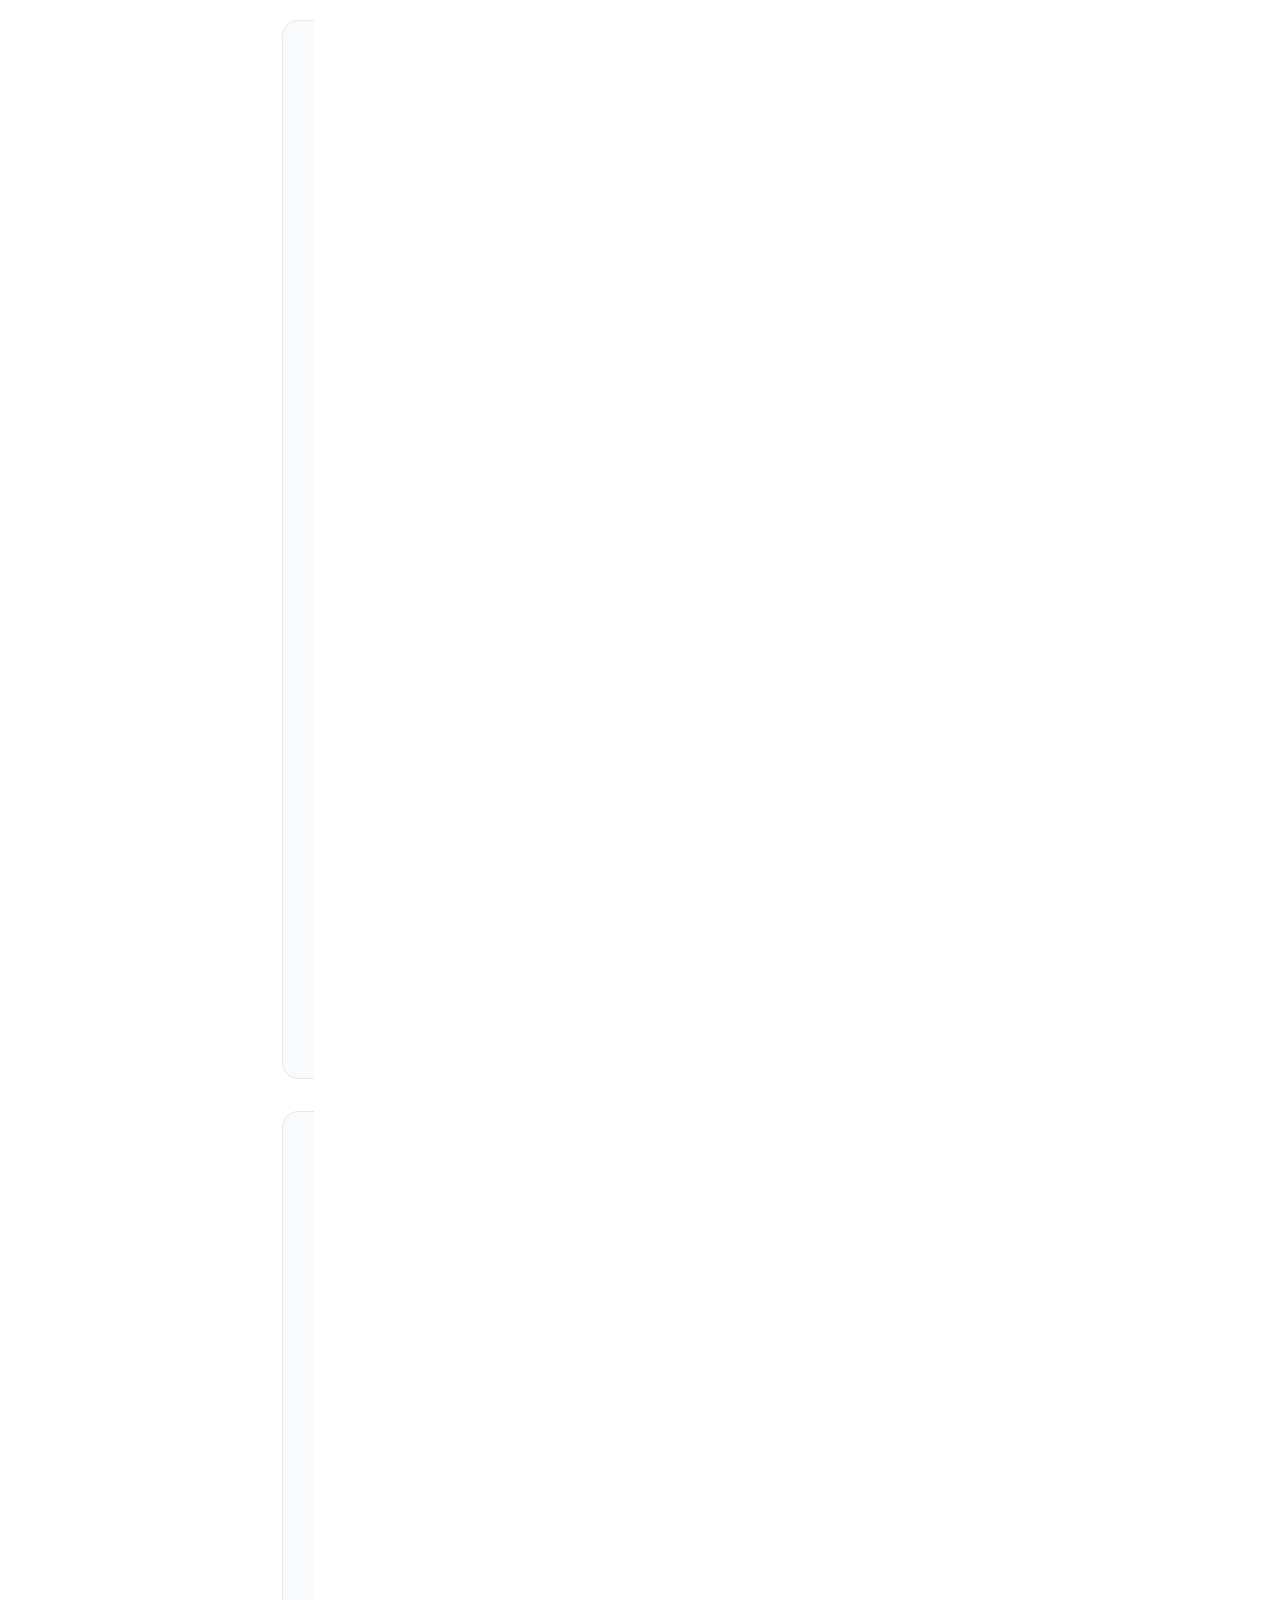
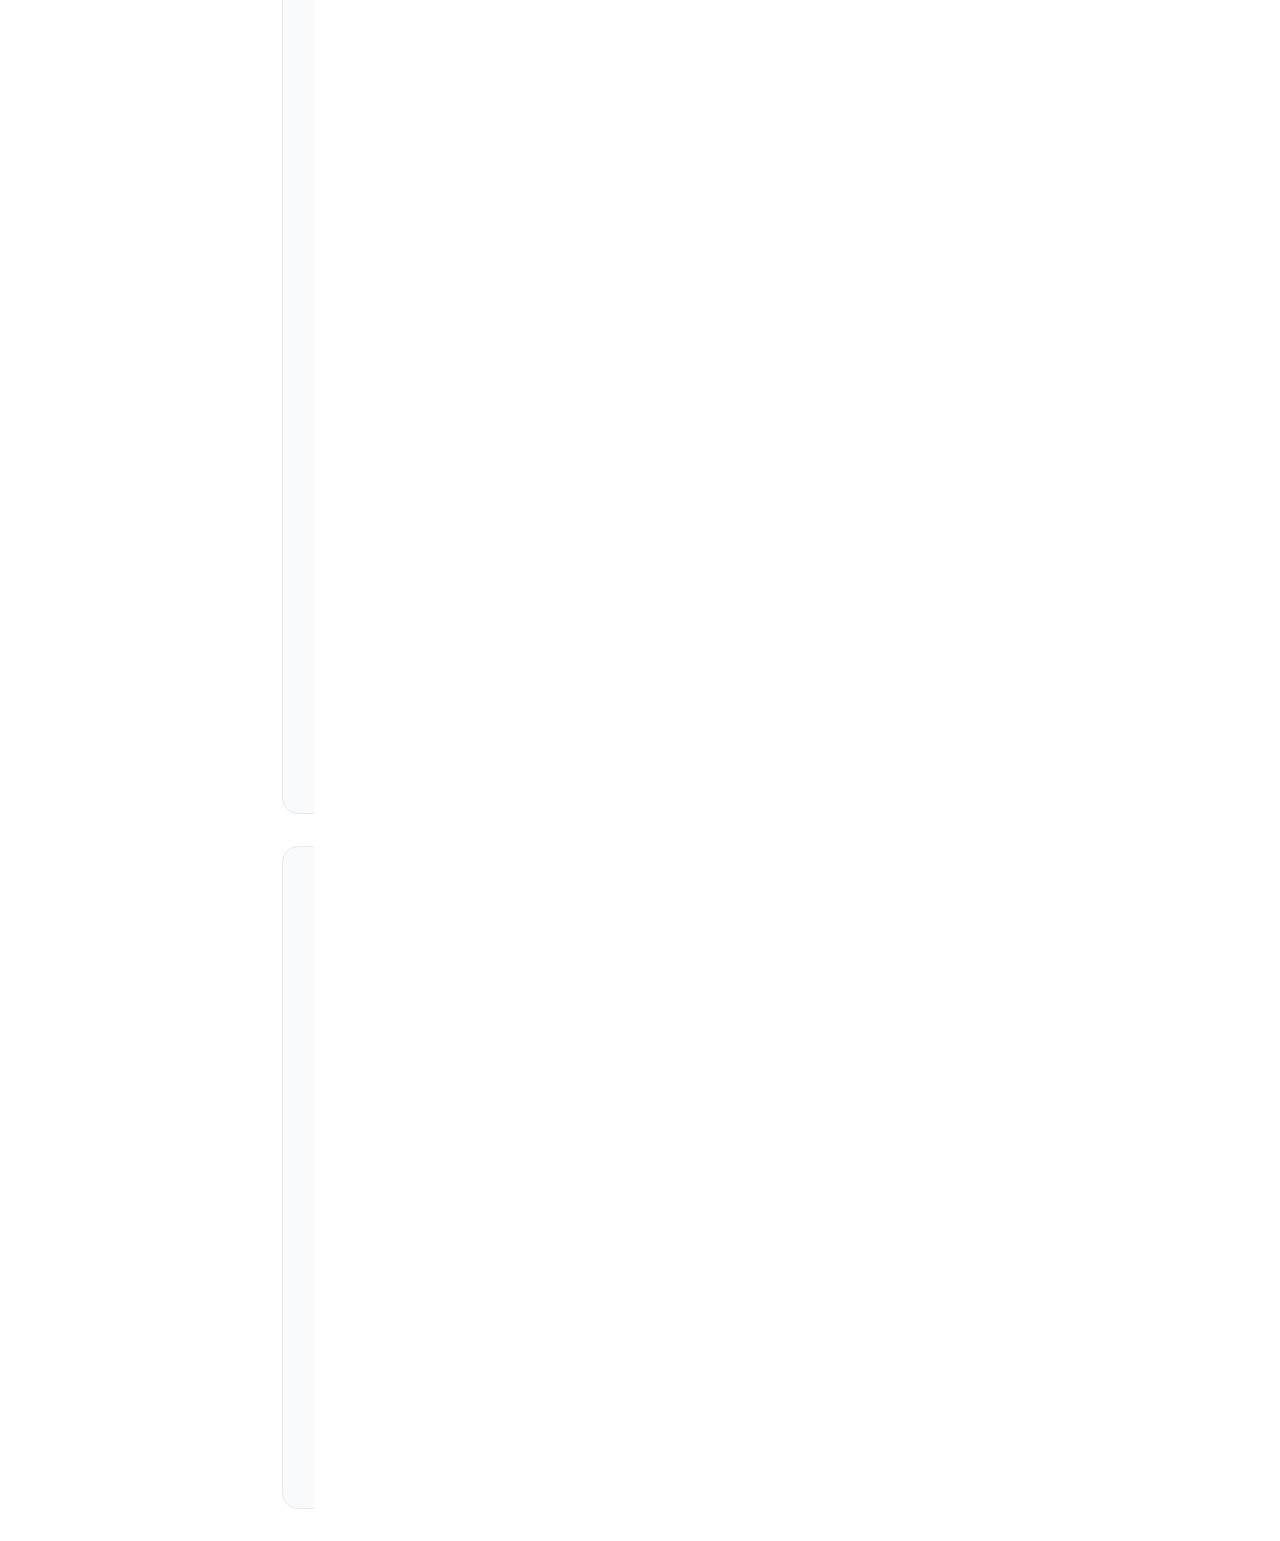
<file: E-commerce website fronted/LearnHub/dashboard.html>
<!DOCTYPE html>
<html lang="en">
<head>
    <meta charset="UTF-8">
    <meta name="viewport" content="width=device-width, initial-scale=1.0">
    <title>Dashboard - LearnHub</title>
    <link rel="stylesheet" href="css/style.css">
    <link rel="stylesheet" href="css/dashboard.css">
    <link rel="stylesheet" href="css/responsive.css">
    <link rel="stylesheet" href="https://cdnjs.cloudflare.com/ajax/libs/font-awesome/6.4.0/css/all.min.css">
</head>
<body>
    <div class="dashboard-layout">
        <!-- Sidebar Navigation -->
        <aside class="dashboard-sidebar" id="sidebar">
            <div class="sidebar-header">
                <div class="logo">
                    <i class="fas fa-graduation-cap"></i>
                    <span>Learn<span class="highlight">Hub</span></span>
                </div>
                <button class="sidebar-close" id="sidebarClose">
                    <i class="fas fa-times"></i>
                </button>
            </div>

            <nav class="sidebar-nav">
                <a href="#dashboard" class="nav-item active" data-section="dashboard">
                    <i class="fas fa-home"></i>
                    <span>Dashboard</span>
                </a>
                <a href="#my-courses" class="nav-item" data-section="my-courses">
                    <i class="fas fa-book"></i>
                    <span>My Courses</span>
                </a>
                <a href="#wishlist" class="nav-item" data-section="wishlist">
                    <i class="fas fa-heart"></i>
                    <span>Wishlist</span>
                </a>
                <a href="#certificates" class="nav-item" data-section="certificates">
                    <i class="fas fa-certificate"></i>
                    <span>Certificates</span>
                </a>
                <a href="#assignments" class="nav-item" data-section="assignments">
                    <i class="fas fa-tasks"></i>
                    <span>Assignments</span>
                </a>
                <a href="#messages" class="nav-item" data-section="messages">
                    <i class="fas fa-envelope"></i>
                    <span>Messages</span>
                    <span class="notification-badge">3</span>
                </a>
                <a href="#settings" class="nav-item" data-section="settings">
                    <i class="fas fa-cog"></i>
                    <span>Settings</span>
                </a>
            </nav>

            <div class="sidebar-footer">
                <button class="btn btn-outline btn-block">
                    <i class="fas fa-sign-out-alt"></i> Logout
                </button>
            </div>
        </aside>

        <!-- Main Content -->
        <main class="dashboard-main">
            <!-- Top Bar -->
            <div class="dashboard-topbar">
                <button class="sidebar-toggle" id="sidebarToggle">
                    <i class="fas fa-bars"></i>
                </button>

                <div class="topbar-search">
                    <i class="fas fa-search"></i>
                    <input type="text" placeholder="Search courses, assignments...">
                </div>

                <div class="topbar-icons">
                    <button class="theme-toggle" id="themeToggle">
                        <i class="fas fa-moon"></i>
                    </button>
                    <button class="notification-btn">
                        <i class="fas fa-bell"></i>
                        <span class="notification-badge">5</span>
                    </button>
                    <div class="profile-dropdown">
                        <button class="profile-btn">
                            <div class="profile-avatar">
                                <i class="fas fa-user-circle"></i>
                            </div>
                            <i class="fas fa-chevron-down"></i>
                        </button>
                        <div class="dropdown-menu">
                            <a href="#"><i class="fas fa-user"></i> Profile</a>
                            <a href="#"><i class="fas fa-cog"></i> Settings</a>
                            <hr>
                            <a href="#"><i class="fas fa-sign-out-alt"></i> Logout</a>
                        </div>
                    </div>
                </div>
            </div>

            <!-- Dashboard Content -->
            <div class="dashboard-content">
                <!-- Welcome Section -->
                <section class="welcome-section" id="dashboard">
                    <div class="welcome-header">
                        <div>
                            <h1>Welcome back, Alex! 👋</h1>
                            <p>Keep learning, keep growing.</p>
                        </div>
                        <div class="profile-card">
                            <div class="profile-avatar-large">
                                <i class="fas fa-user-circle"></i>
                            </div>
                            <h3>Alex Johnson</h3>
                            <p>alex.johnson@example.com</p>
                            <span class="badge badge-premium">
                                <i class="fas fa-crown"></i> Premium Member
                            </span>
                        </div>
                    </div>

                    <!-- Continue Learning -->
                    <div class="section-card">
                        <div class="section-header">
                            <h2>Continue Learning</h2>
                            <a href="#" class="view-all">View All →</a>
                        </div>

                        <div class="continue-learning-list">
                            <div class="learning-item">
                                <div class="item-image">
                                    <i class="fas fa-react"></i>
                                </div>
                                <div class="item-info">
                                    <h4>React - The Complete Guide</h4>
                                    <p class="lesson-info">Section 8 of 15 • State Management</p>
                                    <div class="progress-bar">
                                        <div class="progress-fill" style="width: 73%"></div>
                                    </div>
                                    <p class="progress-text">73% completed • Last accessed: Today</p>
                                </div>
                                <button class="btn btn-primary">Continue</button>
                            </div>

                            <div class="learning-item">
                                <div class="item-image">
                                    <i class="fas fa-python"></i>
                                </div>
                                <div class="item-info">
                                    <h4>Python for Data Science</h4>
                                    <p class="lesson-info">Section 4 of 12 • Data Visualization</p>
                                    <div class="progress-bar">
                                        <div class="progress-fill" style="width: 46%"></div>
                                    </div>
                                    <p class="progress-text">46% completed • Last accessed: Yesterday</p>
                                </div>
                                <button class="btn btn-primary">Continue</button>
                            </div>

                            <div class="learning-item">
                                <div class="item-image">
                                    <i class="fas fa-palette"></i>
                                </div>
                                <div class="item-info">
                                    <h4>Web Design Masterclass</h4>
                                    <p class="lesson-info">Section 2 of 10 • Color Theory</p>
                                    <div class="progress-bar">
                                        <div class="progress-fill" style="width: 18%"></div>
                                    </div>
                                    <p class="progress-text">18% completed • Last accessed: 3 days ago</p>
                                </div>
                                <button class="btn btn-primary">Continue</button>
                            </div>
                        </div>
                    </div>

                    <!-- Your Progress -->
                    <div class="section-card">
                        <h2>Your Progress</h2>
                        <div class="progress-cards-grid">
                            <div class="progress-card">
                                <div class="progress-icon" style="background: linear-gradient(135deg, #667eea 0%, #764ba2 100%);">
                                    <i class="fas fa-book"></i>
                                </div>
                                <div class="progress-card-content">
                                    <p class="progress-label">Courses Completed</p>
                                    <h3 class="progress-number">68%</h3>
                                    <span class="progress-subtext">12 courses completed</span>
                                </div>
                            </div>

                            <div class="progress-card">
                                <div class="progress-icon" style="background: linear-gradient(135deg, #f093fb 0%, #f5576c 100%);">
                                    <i class="fas fa-clock"></i>
                                </div>
                                <div class="progress-card-content">
                                    <p class="progress-label">Hours Learned</p>
                                    <h3 class="progress-number">124</h3>
                                    <span class="progress-subtext">This month: 18 hours</span>
                                </div>
                            </div>

                            <div class="progress-card">
                                <div class="progress-icon" style="background: linear-gradient(135deg, #4facfe 0%, #00f2fe 100%);">
                                    <i class="fas fa-certificate"></i>
                                </div>
                                <div class="progress-card-content">
                                    <p class="progress-label">Certificates Earned</p>
                                    <h3 class="progress-number">12</h3>
                                    <span class="progress-subtext">Verified certificates</span>
                                </div>
                            </div>

                            <div class="progress-card">
                                <div class="progress-icon" style="background: linear-gradient(135deg, #fa709a 0%, #fee140 100%);">
                                    <i class="fas fa-fire"></i>
                                </div>
                                <div class="progress-card-content">
                                    <p class="progress-label">Day Streak</p>
                                    <h3 class="progress-number">7</h3>
                                    <span class="progress-subtext">Keep it up!</span>
                                </div>
                            </div>
                        </div>
                    </div>

                    <!-- Earned Certificates -->
                    <div class="section-card">
                        <div class="section-header">
                            <h2>Earned Certificates</h2>
                            <a href="#" class="view-all">View All →</a>
                        </div>

                        <div class="certificates-grid">
                            <div class="certificate-item">
                                <div class="certificate-image">
                                    <i class="fas fa-certificate"></i>
                                </div>
                                <h4>React - The Complete Guide</h4>
                                <p>Issued on May 12, 2024</p>
                                <span class="badge badge-success">
                                    <i class="fas fa-check-circle"></i> Verified
                                </span>
                                <button class="btn btn-sm btn-outline">Download</button>
                            </div>

                            <div class="certificate-item">
                                <div class="certificate-image">
                                    <i class="fas fa-certificate"></i>
                                </div>
                                <h4>Python for Data Science</h4>
                                <p>Issued on Apr 28, 2024</p>
                                <span class="badge badge-success">
                                    <i class="fas fa-check-circle"></i> Verified
                                </span>
                                <button class="btn btn-sm btn-outline">Download</button>
                            </div>

                            <div class="certificate-item">
                                <div class="certificate-image">
                                    <i class="fas fa-certificate"></i>
                                </div>
                                <h4>CSS - Flexbox & Grid</h4>
                                <p>Issued on Mar 15, 2024</p>
                                <span class="badge badge-success">
                                    <i class="fas fa-check-circle"></i> Verified
                                </span>
                                <button class="btn btn-sm btn-outline">Download</button>
                            </div>
                        </div>
                    </div>

                    <!-- Recent Achievements -->
                    <div class="section-card">
                        <div class="section-header">
                            <h2>Recent Achievements</h2>
                            <a href="#" class="view-all">View All →</a>
                        </div>

                        <div class="achievements-list">
                            <div class="achievement-item">
                                <div class="achievement-icon" style="background: linear-gradient(135deg, #667eea 0%, #764ba2 100%);">
                                    <i class="fas fa-fire"></i>
                                </div>
                                <div>
                                    <h4>Consistency King</h4>
                                    <p>7 day learning streak</p>
                                </div>
                            </div>

                            <div class="achievement-item">
                                <div class="achievement-icon" style="background: linear-gradient(135deg, #f093fb 0%, #f5576c 100%);">
                                    <i class="fas fa-zap"></i>
                                </div>
                                <div>
                                    <h4>Quick Learner</h4>
                                    <p>Completed 5 quizzes</p>
                                </div>
                            </div>

                            <div class="achievement-item">
                                <div class="achievement-icon" style="background: linear-gradient(135deg, #4facfe 0%, #00f2fe 100%);">
                                    <i class="fas fa-graduation-cap"></i>
                                </div>
                                <div>
                                    <h4>Knowledge Seeker</h4>
                                    <p>Enrolled in 10 courses</p>
                                </div>
                            </div>
                        </div>
                    </div>
                </section>

                <!-- My Courses Section -->
                <section class="section-card" id="my-courses" style="display: none;">
                    <h2>My Courses</h2>
                    <p>Manage and track all your enrolled courses.</p>
                    <!-- Content will be added here -->
                </section>

                <!-- Wishlist Section -->
                <section class="section-card" id="wishlist" style="display: none;">
                    <h2>My Wishlist</h2>
                    <p>Save courses to your wishlist for later.</p>
                    <!-- Content will be added here -->
                </section>

                <!-- Certificates Section -->
                <section class="section-card" id="certificates" style="display: none;">
                    <h2>My Certificates</h2>
                    <p>View and download all your earned certificates.</p>
                    <!-- Content will be added here -->
                </section>

                <!-- Assignments Section -->
                <section class="section-card" id="assignments" style="display: none;">
                    <h2>My Assignments</h2>
                    <p>View and submit your course assignments.</p>
                    <!-- Content will be added here -->
                </section>

                <!-- Messages Section -->
                <section class="section-card" id="messages" style="display: none;">
                    <h2>Messages</h2>
                    <p>Communicate with instructors and peers.</p>
                    <!-- Content will be added here -->
                </section>

                <!-- Settings Section -->
                <section class="section-card" id="settings" style="display: none;">
                    <h2>Settings</h2>
                    <p>Manage your account and preferences.</p>
                    <!-- Content will be added here -->
                </section>
            </div>
        </main>
    </div>

    <!-- Scripts -->
    <script src="js/theme.js"></script>
    <script src="js/animations.js"></script>
    <script src="js/dashboard.js"></script>
</body>
</html>
</file>
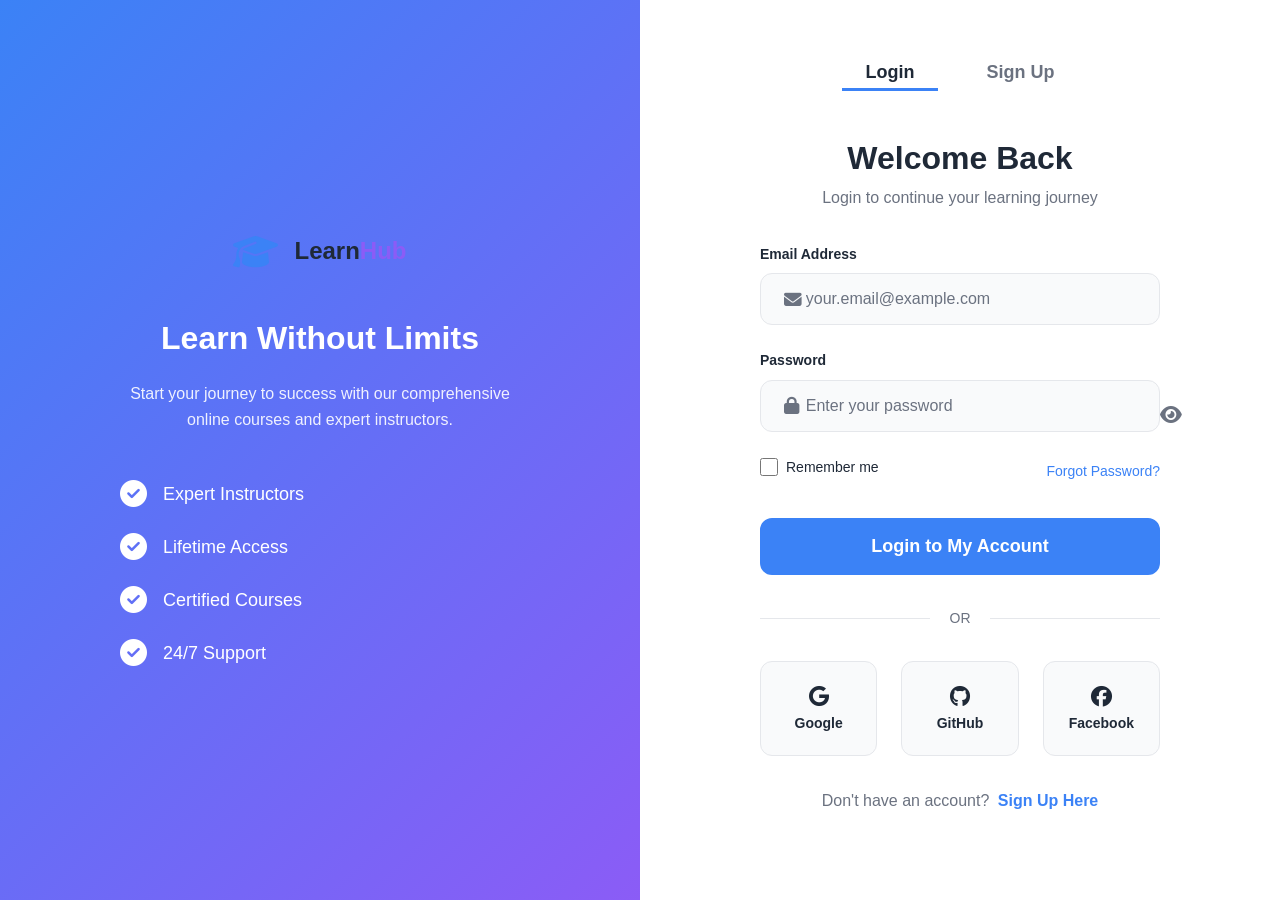
<file: E-commerce website fronted/LearnHub/login.html>
<!DOCTYPE html>
<html lang="en">
<head>
    <meta charset="UTF-8">
    <meta name="viewport" content="width=device-width, initial-scale=1.0">
    <title>Login - LearnHub</title>
    <link rel="stylesheet" href="css/style.css">
    <link rel="stylesheet" href="css/login.css">
    <link rel="stylesheet" href="css/responsive.css">
    <link rel="stylesheet" href="https://cdnjs.cloudflare.com/ajax/libs/font-awesome/6.4.0/css/all.min.css">
</head>
<body>
    <div class="auth-container">
        <!-- Left Side - Branding -->
        <div class="auth-left">
            <div class="auth-branding">
                <div class="logo">
                    <i class="fas fa-graduation-cap"></i>
                    <span>Learn<span class="highlight">Hub</span></span>
                </div>
                <h1>Learn Without Limits</h1>
                <p>Start your journey to success with our comprehensive online courses and expert instructors.</p>
                
                <div class="auth-features">
                    <div class="feature">
                        <i class="fas fa-check-circle"></i>
                        <span>Expert Instructors</span>
                    </div>
                    <div class="feature">
                        <i class="fas fa-check-circle"></i>
                        <span>Lifetime Access</span>
                    </div>
                    <div class="feature">
                        <i class="fas fa-check-circle"></i>
                        <span>Certified Courses</span>
                    </div>
                    <div class="feature">
                        <i class="fas fa-check-circle"></i>
                        <span>24/7 Support</span>
                    </div>
                </div>
            </div>
        </div>

        <!-- Right Side - Auth Form -->
        <div class="auth-right">
            <!-- Toggle Buttons -->
            <div class="auth-toggle">
                <button class="toggle-btn active" id="loginToggle">Login</button>
                <button class="toggle-btn" id="signupToggle">Sign Up</button>
            </div>

            <!-- Login Form -->
            <form class="auth-form active" id="loginForm">
                <h2>Welcome Back</h2>
                <p>Login to continue your learning journey</p>

                <div class="form-group">
                    <label for="loginEmail">Email Address</label>
                    <div class="input-group">
                        <i class="fas fa-envelope"></i>
                        <input 
                            type="email" 
                            id="loginEmail" 
                            placeholder="your.email@example.com"
                            required
                        >
                    </div>
                    <span class="error-message" id="loginEmailError"></span>
                </div>

                <div class="form-group">
                    <label for="loginPassword">Password</label>
                    <div class="input-group">
                        <i class="fas fa-lock"></i>
                        <input 
                            type="password" 
                            id="loginPassword" 
                            placeholder="Enter your password"
                            required
                        >
                        <button type="button" class="password-toggle">
                            <i class="fas fa-eye"></i>
                        </button>
                    </div>
                    <span class="error-message" id="loginPasswordError"></span>
                </div>

                <div class="form-options">
                    <label class="checkbox-group">
                        <input type="checkbox" id="rememberMe">
                        <span>Remember me</span>
                    </label>
                    <a href="#" class="forgot-password">Forgot Password?</a>
                </div>

                <button type="submit" class="btn btn-primary btn-lg btn-block">
                    Login to My Account
                </button>

                <div class="divider">
                    <span>OR</span>
                </div>

                <!-- Social Login -->
                <div class="social-login">
                    <button type="button" class="social-btn google">
                        <i class="fab fa-google"></i>
                        <span>Google</span>
                    </button>
                    <button type="button" class="social-btn github">
                        <i class="fab fa-github"></i>
                        <span>GitHub</span>
                    </button>
                    <button type="button" class="social-btn facebook">
                        <i class="fab fa-facebook"></i>
                        <span>Facebook</span>
                    </button>
                </div>

                <p class="auth-footer">
                    Don't have an account? <a href="#" id="switchToSignup">Sign Up Here</a>
                </p>
            </form>

            <!-- Signup Form -->
            <form class="auth-form" id="signupForm">
                <h2>Create Account</h2>
                <p>Join thousands of learners on LearnHub</p>

                <div class="form-row">
                    <div class="form-group">
                        <label for="signupFirstName">First Name</label>
                        <div class="input-group">
                            <i class="fas fa-user"></i>
                            <input 
                                type="text" 
                                id="signupFirstName" 
                                placeholder="John"
                                required
                            >
                        </div>
                        <span class="error-message" id="firstNameError"></span>
                    </div>

                    <div class="form-group">
                        <label for="signupLastName">Last Name</label>
                        <div class="input-group">
                            <i class="fas fa-user"></i>
                            <input 
                                type="text" 
                                id="signupLastName" 
                                placeholder="Doe"
                                required
                            >
                        </div>
                        <span class="error-message" id="lastNameError"></span>
                    </div>
                </div>

                <div class="form-group">
                    <label for="signupEmail">Email Address</label>
                    <div class="input-group">
                        <i class="fas fa-envelope"></i>
                        <input 
                            type="email" 
                            id="signupEmail" 
                            placeholder="your.email@example.com"
                            required
                        >
                    </div>
                    <span class="error-message" id="signupEmailError"></span>
                </div>

                <div class="form-group">
                    <label for="signupPassword">Password</label>
                    <div class="input-group">
                        <i class="fas fa-lock"></i>
                        <input 
                            type="password" 
                            id="signupPassword" 
                            placeholder="At least 8 characters"
                            required
                        >
                        <button type="button" class="password-toggle">
                            <i class="fas fa-eye"></i>
                        </button>
                    </div>
                    <div class="password-strength">
                        <div class="strength-bar"></div>
                        <span class="strength-text">Strength: <strong>Weak</strong></span>
                    </div>
                    <span class="error-message" id="signupPasswordError"></span>
                </div>

                <div class="form-group">
                    <label for="signupConfirmPassword">Confirm Password</label>
                    <div class="input-group">
                        <i class="fas fa-lock"></i>
                        <input 
                            type="password" 
                            id="signupConfirmPassword" 
                            placeholder="Confirm your password"
                            required
                        >
                    </div>
                    <span class="error-message" id="confirmPasswordError"></span>
                </div>

                <label class="checkbox-group full-width">
                    <input type="checkbox" id="agreeTerms" required>
                    <span>I agree to the <a href="#">Terms of Service</a> and <a href="#">Privacy Policy</a></span>
                </label>
                <span class="error-message" id="termsError"></span>

                <button type="submit" class="btn btn-primary btn-lg btn-block">
                    Create My Account
                </button>

                <div class="divider">
                    <span>OR</span>
                </div>

                <!-- Social Signup -->
                <div class="social-login">
                    <button type="button" class="social-btn google">
                        <i class="fab fa-google"></i>
                        <span>Google</span>
                    </button>
                    <button type="button" class="social-btn github">
                        <i class="fab fa-github"></i>
                        <span>GitHub</span>
                    </button>
                    <button type="button" class="social-btn facebook">
                        <i class="fab fa-facebook"></i>
                        <span>Facebook</span>
                    </button>
                </div>

                <p class="auth-footer">
                    Already have an account? <a href="#" id="switchToLogin">Login Here</a>
                </p>
            </form>
        </div>
    </div>

    <!-- Scripts -->
    <script src="js/theme.js"></script>
    <script src="js/validation.js"></script>
    <script src="js/main.js"></script>
</body>
</html>
</file>
<file: E-commerce website fronted/LearnHub/css/style.css>
/* ===== CSS Variables & Root ===== */
:root {
    /* Colors */
    --primary-color: #3b82f6;
    --primary-dark: #1e40af;
    --primary-light: #60a5fa;
    --secondary-color: #8b5cf6;
    --secondary-dark: #6d28d9;
    --danger-color: #ef4444;
    --success-color: #10b981;
    --warning-color: #f59e0b;

    /* Backgrounds */
    --bg-light: #ffffff;
    --bg-light-secondary: #f9fafb;
    --bg-light-tertiary: #f3f4f6;
    --bg-dark: #0f172a;
    --bg-dark-secondary: #1e293b;
    --bg-dark-tertiary: #334155;

    /* Text Colors */
    --text-light: #1f2937;
    --text-light-secondary: #6b7280;
    --text-light-tertiary: #9ca3af;
    --text-dark: #f1f5f9;
    --text-dark-secondary: #cbd5e1;
    --text-dark-tertiary: #94a3b8;

    /* Borders */
    --border-light: #e5e7eb;
    --border-dark: #334155;

    /* Shadows */
    --shadow-sm: 0 1px 2px 0 rgba(0, 0, 0, 0.05);
    --shadow-md: 0 4px 6px -1px rgba(0, 0, 0, 0.1);
    --shadow-lg: 0 10px 15px -3px rgba(0, 0, 0, 0.1);
    --shadow-xl: 0 20px 25px -5px rgba(0, 0, 0, 0.1);

    /* Spacing */
    --spacing-xs: 0.25rem;
    --spacing-sm: 0.5rem;
    --spacing-md: 1rem;
    --spacing-lg: 1.5rem;
    --spacing-xl: 2rem;
    --spacing-2xl: 3rem;
    --spacing-3xl: 4rem;

    /* Border Radius */
    --radius-sm: 0.375rem;
    --radius-md: 0.5rem;
    --radius-lg: 0.75rem;
    --radius-xl: 1rem;
    --radius-2xl: 1.5rem;

    /* Typography */
    --font-family: 'Segoe UI', Tahoma, Geneva, Verdana, sans-serif;
    --font-size-xs: 0.75rem;
    --font-size-sm: 0.875rem;
    --font-size-md: 1rem;
    --font-size-lg: 1.125rem;
    --font-size-xl: 1.25rem;
    --font-size-2xl: 1.5rem;
    --font-size-3xl: 2rem;
    --font-size-4xl: 2.5rem;
    --font-size-5xl: 3rem;

    /* Transitions */
    --transition-fast: 150ms ease-in-out;
    --transition-base: 250ms ease-in-out;
    --transition-slow: 350ms ease-in-out;

    /* Z-Index */
    --z-dropdown: 100;
    --z-sticky: 200;
    --z-modal: 1000;
}

/* Light Mode (Default) */
body {
    --current-bg: var(--bg-light);
    --current-bg-secondary: var(--bg-light-secondary);
    --current-bg-tertiary: var(--bg-light-tertiary);
    --current-text: var(--text-light);
    --current-text-secondary: var(--text-light-secondary);
    --current-text-tertiary: var(--text-light-tertiary);
    --current-border: var(--border-light);
}

/* Dark Mode */
body.dark-mode {
    --current-bg: var(--bg-dark);
    --current-bg-secondary: var(--bg-dark-secondary);
    --current-bg-tertiary: var(--bg-dark-tertiary);
    --current-text: var(--text-dark);
    --current-text-secondary: var(--text-dark-secondary);
    --current-text-tertiary: var(--text-dark-tertiary);
    --current-border: var(--border-dark);
}

/* ===== Global Styles ===== */
* {
    margin: 0;
    padding: 0;
    box-sizing: border-box;
}

html {
    scroll-behavior: smooth;
}

body {
    font-family: var(--font-family);
    font-size: var(--font-size-md);
    line-height: 1.6;
    color: var(--current-text);
    background-color: var(--current-bg);
    transition: background-color var(--transition-base), color var(--transition-base);
    overflow-x: hidden;
}

/* ===== Container ===== */
.container {
    max-width: 1200px;
    margin: 0 auto;
    padding: 0 var(--spacing-lg);
}

/* ===== Typography ===== */
h1, h2, h3, h4, h5, h6 {
    font-weight: 700;
    line-height: 1.2;
    color: var(--current-text);
    margin-bottom: var(--spacing-lg);
}

h1 {
    font-size: var(--font-size-4xl);
}

h2 {
    font-size: var(--font-size-3xl);
}

h3 {
    font-size: var(--font-size-2xl);
}

h4 {
    font-size: var(--font-size-xl);
}

h5, h6 {
    font-size: var(--font-size-lg);
}

p {
    margin-bottom: var(--spacing-md);
    color: var(--current-text-secondary);
}

a {
    color: var(--primary-color);
    text-decoration: none;
    transition: color var(--transition-fast);
}

a:hover {
    color: var(--primary-dark);
}

/* ===== Buttons ===== */
.btn {
    display: inline-flex;
    align-items: center;
    justify-content: center;
    gap: var(--spacing-sm);
    padding: var(--spacing-sm) var(--spacing-lg);
    border: 2px solid transparent;
    border-radius: var(--radius-lg);
    font-size: var(--font-size-md);
    font-weight: 600;
    cursor: pointer;
    transition: all var(--transition-base);
    white-space: nowrap;
    user-select: none;
}

.btn:disabled {
    opacity: 0.5;
    cursor: not-allowed;
}

.btn-primary {
    background-color: var(--primary-color);
    color: white;
    border-color: var(--primary-color);
}

.btn-primary:hover {
    background-color: var(--primary-dark);
    border-color: var(--primary-dark);
    transform: translateY(-2px);
    box-shadow: var(--shadow-lg);
}

.btn-secondary {
    background-color: var(--secondary-color);
    color: white;
    border-color: var(--secondary-color);
}

.btn-secondary:hover {
    background-color: var(--secondary-dark);
    border-color: var(--secondary-dark);
    transform: translateY(-2px);
    box-shadow: var(--shadow-lg);
}

.btn-outline {
    background-color: transparent;
    color: var(--primary-color);
    border-color: var(--primary-color);
}

.btn-outline:hover {
    background-color: var(--primary-color);
    color: white;
}

.btn-lg {
    padding: var(--spacing-md) var(--spacing-xl);
    font-size: var(--font-size-lg);
}

.btn-sm {
    padding: var(--spacing-xs) var(--spacing-md);
    font-size: var(--font-size-sm);
}

.btn-block {
    display: flex;
    width: 100%;
}

.btn i {
    font-size: 1.2em;
}

/* ===== Navigation Bar ===== */
.navbar {
    background-color: var(--current-bg);
    border-bottom: 1px solid var(--current-border);
    transition: all var(--transition-base);
    z-index: var(--z-sticky);
}

.navbar.sticky {
    position: sticky;
    top: 0;
    box-shadow: var(--shadow-md);
}

.nav-container {
    max-width: 1200px;
    margin: 0 auto;
    padding: var(--spacing-md) var(--spacing-lg);
    display: flex;
    justify-content: space-between;
    align-items: center;
}

.logo {
    display: flex;
    align-items: center;
    gap: var(--spacing-md);
    font-size: var(--font-size-xl);
    font-weight: 700;
    color: var(--current-text);
}

.logo i {
    color: var(--primary-color);
    font-size: 1.5em;
}

.logo .highlight {
    color: var(--secondary-color);
}

.nav-menu {
    display: flex;
    list-style: none;
    gap: var(--spacing-xl);
    align-items: center;
}

.nav-link {
    color: var(--current-text-secondary);
    font-weight: 500;
    transition: color var(--transition-fast);
    position: relative;
}

.nav-link::after {
    content: '';
    position: absolute;
    bottom: -4px;
    left: 0;
    width: 0;
    height: 2px;
    background-color: var(--primary-color);
    transition: width var(--transition-base);
}

.nav-link:hover {
    color: var(--current-text);
}

.nav-link:hover::after {
    width: 100%;
}

.nav-icons {
    display: flex;
    align-items: center;
    gap: var(--spacing-lg);
}

.theme-toggle {
    background: none;
    border: none;
    font-size: 1.3em;
    color: var(--current-text);
    cursor: pointer;
    transition: transform var(--transition-base);
}

.theme-toggle:hover {
    transform: rotate(20deg);
}

.hamburger {
    display: none;
    flex-direction: column;
    gap: 4px;
    background: none;
    border: none;
    cursor: pointer;
    padding: var(--spacing-sm);
}

.hamburger span {
    width: 25px;
    height: 3px;
    background-color: var(--current-text);
    border-radius: 2px;
    transition: all var(--transition-base);
}

/* ===== Hero Section ===== */
.hero {
    display: grid;
    grid-template-columns: 1fr 1fr;
    gap: var(--spacing-3xl);
    align-items: center;
    padding: var(--spacing-3xl) 0;
    min-height: 600px;
}

.hero-content {
    display: flex;
    flex-direction: column;
    gap: var(--spacing-lg);
}

.hero-title {
    font-size: var(--font-size-5xl);
    line-height: 1.1;
    margin-bottom: var(--spacing-md);
}

.gradient-text {
    background: linear-gradient(135deg, var(--primary-color), var(--secondary-color));
    -webkit-background-clip: text;
    -webkit-text-fill-color: transparent;
    background-clip: text;
}

.hero-subtitle {
    font-size: var(--font-size-lg);
    color: var(--current-text-secondary);
    max-width: 500px;
}

.hero-buttons {
    display: flex;
    gap: var(--spacing-lg);
    flex-wrap: wrap;
    margin: var(--spacing-lg) 0;
}

.hero-stats {
    display: grid;
    grid-template-columns: repeat(4, 1fr);
    gap: var(--spacing-lg);
    margin-top: var(--spacing-xl);
    padding: var(--spacing-lg);
    background-color: var(--current-bg-secondary);
    border-radius: var(--radius-xl);
    border: 1px solid var(--current-border);
}

.stat {
    text-align: center;
}

.stat-number {
    font-size: var(--font-size-3xl);
    color: var(--primary-color);
    margin-bottom: var(--spacing-xs);
}

.stat-label {
    color: var(--current-text-secondary);
    font-size: var(--font-size-sm);
}

.hero-image {
    position: relative;
    height: 500px;
}

.floating-card {
    position: absolute;
    background: linear-gradient(135deg, var(--primary-color), var(--secondary-color));
    color: white;
    padding: var(--spacing-lg);
    border-radius: var(--radius-xl);
    display: flex;
    flex-direction: column;
    align-items: center;
    gap: var(--spacing-md);
    box-shadow: var(--shadow-xl);
    animation: float 3s ease-in-out infinite;
}

.floating-card i {
    font-size: 2.5em;
}

.floating-card span {
    font-weight: 600;
    font-size: var(--font-size-sm);
}

.card-1 {
    top: 50px;
    right: 100px;
    animation-delay: 0s;
}

.card-2 {
    bottom: 100px;
    left: 50px;
    animation-delay: 0.5s;
}

.card-3 {
    bottom: 50px;
    right: 50px;
    background: linear-gradient(135deg, var(--secondary-color), #ec4899);
    animation-delay: 1s;
}

@keyframes float {
    0%, 100% { transform: translateY(0px); }
    50% { transform: translateY(-20px); }
}

/* ===== Sections ===== */
.featured-courses,
.why-us,
.testimonials,
.faq {
    padding: var(--spacing-3xl) 0;
    border-bottom: 1px solid var(--current-border);
}

.section-header {
    text-align: center;
    margin-bottom: var(--spacing-3xl);
}

.section-header h2 {
    margin-bottom: var(--spacing-md);
}

.section-header p {
    font-size: var(--font-size-lg);
    color: var(--current-text-secondary);
}

/* ===== Course Cards ===== */
.courses-grid {
    display: grid;
    grid-template-columns: repeat(auto-fill, minmax(250px, 1fr));
    gap: var(--spacing-xl);
    margin-bottom: var(--spacing-2xl);
}

.course-card {
    background-color: var(--current-bg-secondary);
    border: 1px solid var(--current-border);
    border-radius: var(--radius-xl);
    overflow: hidden;
    transition: all var(--transition-base);
    display: flex;
    flex-direction: column;
    cursor: pointer;
}

.course-card:hover {
    transform: translateY(-8px);
    box-shadow: var(--shadow-xl);
    border-color: var(--primary-color);
}

.course-image {
    position: relative;
    height: 200px;
    overflow: hidden;
    background-color: var(--current-bg-tertiary);
}

.course-image-placeholder {
    width: 100%;
    height: 100%;
    display: flex;
    align-items: center;
    justify-content: center;
    font-size: 3em;
    color: white;
    background: linear-gradient(135deg, var(--primary-color), var(--secondary-color));
}

.course-badge {
    position: absolute;
    top: 10px;
    right: 10px;
    background-color: var(--primary-color);
    color: white;
    padding: var(--spacing-xs) var(--spacing-md);
    border-radius: var(--radius-md);
    font-size: var(--font-size-xs);
    font-weight: 700;
    text-transform: uppercase;
}

.course-info {
    padding: var(--spacing-lg);
    flex: 1;
    display: flex;
    flex-direction: column;
}

.course-category {
    display: inline-block;
    color: var(--primary-color);
    font-size: var(--font-size-xs);
    font-weight: 700;
    text-transform: uppercase;
    margin-bottom: var(--spacing-sm);
    width: fit-content;
}

.course-info h3 {
    margin-bottom: var(--spacing-md);
    margin-top: 0;
    font-size: var(--font-size-lg);
}

.course-instructor {
    color: var(--current-text-secondary);
    font-size: var(--font-size-sm);
    margin-bottom: var(--spacing-md);
    display: flex;
    align-items: center;
    gap: var(--spacing-sm);
}

.course-meta {
    display: flex;
    justify-content: space-between;
    margin-bottom: var(--spacing-lg);
    font-size: var(--font-size-sm);
    color: var(--current-text-secondary);
}

.course-meta i {
    margin-right: 4px;
}

.course-price {
    margin-bottom: var(--spacing-lg);
}

.price {
    font-size: var(--font-size-lg);
    font-weight: 700;
    color: var(--primary-color);
}

.btn-block {
    margin-top: auto;
}

/* ===== Feature Cards ===== */
.features-grid {
    display: grid;
    grid-template-columns: repeat(auto-fit, minmax(300px, 1fr));
    gap: var(--spacing-xl);
}

.feature-card {
    background-color: var(--current-bg-secondary);
    border: 1px solid var(--current-border);
    padding: var(--spacing-xl);
    border-radius: var(--radius-xl);
    text-align: center;
    transition: all var(--transition-base);
}

.feature-card:hover {
    transform: translateY(-8px);
    box-shadow: var(--shadow-xl);
    border-color: var(--primary-color);
}

.feature-icon {
    width: 80px;
    height: 80px;
    background: linear-gradient(135deg, var(--primary-color), var(--secondary-color));
    border-radius: 50%;
    display: flex;
    align-items: center;
    justify-content: center;
    font-size: 2em;
    color: white;
    margin: 0 auto var(--spacing-lg);
}

.feature-card h3 {
    margin-bottom: var(--spacing-md);
    margin-top: 0;
}

/* ===== Testimonials ===== */
.testimonials-grid {
    display: grid;
    grid-template-columns: repeat(auto-fit, minmax(300px, 1fr));
    gap: var(--spacing-xl);
}

.testimonial-card {
    background-color: var(--current-bg-secondary);
    border: 1px solid var(--current-border);
    padding: var(--spacing-xl);
    border-radius: var(--radius-xl);
    transition: all var(--transition-base);
}

.testimonial-card:hover {
    transform: translateY(-4px);
    box-shadow: var(--shadow-lg);
}

.testimonial-header {
    display: flex;
    align-items: center;
    gap: var(--spacing-lg);
    margin-bottom: var(--spacing-lg);
}

.testimonial-avatar {
    width: 50px;
    height: 50px;
    border-radius: 50%;
    background: linear-gradient(135deg, var(--primary-color), var(--secondary-color));
    display: flex;
    align-items: center;
    justify-content: center;
    color: white;
    font-size: 1.5em;
    flex-shrink: 0;
}

.testimonial-info h4 {
    margin: 0 0 var(--spacing-xs);
}

.testimonial-info p {
    margin: 0;
    color: var(--current-text-secondary);
    font-size: var(--font-size-sm);
}

.testimonial-rating {
    color: #fbbf24;
    margin-bottom: var(--spacing-md);
    font-size: 0.9em;
}

.testimonial-text {
    line-height: 1.8;
}

/* ===== FAQ ===== */
.faq-container {
    max-width: 700px;
    margin: 0 auto;
}

.faq-item {
    border-bottom: 1px solid var(--current-border);
    margin-bottom: var(--spacing-lg);
}

.faq-item:last-child {
    border-bottom: none;
}

.faq-question {
    width: 100%;
    background: none;
    border: none;
    padding: var(--spacing-lg) 0;
    color: var(--current-text);
    font-size: var(--font-size-lg);
    font-weight: 600;
    text-align: left;
    cursor: pointer;
    display: flex;
    justify-content: space-between;
    align-items: center;
    transition: color var(--transition-base);
}

.faq-question:hover {
    color: var(--primary-color);
}

.faq-question i {
    transition: transform var(--transition-base);
}

.faq-item.active .faq-question i {
    transform: rotate(180deg);
}

.faq-answer {
    max-height: 0;
    overflow: hidden;
    transition: max-height var(--transition-slow);
    padding: 0;
}

.faq-item.active .faq-answer {
    max-height: 300px;
    padding: 0 0 var(--spacing-lg);
}

.faq-answer p {
    margin-bottom: 0;
}

/* ===== Footer ===== */
.footer {
    background-color: var(--current-bg-secondary);
    border-top: 1px solid var(--current-border);
    padding: var(--spacing-3xl) 0 var(--spacing-lg);
    margin-top: var(--spacing-3xl);
}

.footer-content {
    display: grid;
    grid-template-columns: repeat(auto-fit, minmax(250px, 1fr));
    gap: var(--spacing-xl);
    margin-bottom: var(--spacing-xl);
}

.footer-section h3,
.footer-section h4 {
    margin-bottom: var(--spacing-lg);
    margin-top: 0;
}

.footer-section p {
    color: var(--current-text-secondary);
    margin-bottom: var(--spacing-md);
}

.footer-section ul {
    list-style: none;
}

.footer-section li {
    margin-bottom: var(--spacing-md);
}

.footer-section a {
    color: var(--current-text-secondary);
}

.footer-section a:hover {
    color: var(--primary-color);
}

.social-links {
    display: flex;
    gap: var(--spacing-md);
    margin-top: var(--spacing-lg);
}

.social-links a {
    width: 40px;
    height: 40px;
    border-radius: 50%;
    background-color: var(--current-bg);
    display: flex;
    align-items: center;
    justify-content: center;
    transition: all var(--transition-base);
}

.social-links a:hover {
    background-color: var(--primary-color);
    color: white;
    transform: translateY(-2px);
}

.footer-bottom {
    text-align: center;
    padding-top: var(--spacing-lg);
    border-top: 1px solid var(--current-border);
    color: var(--current-text-secondary);
}

/* ===== Text Utilities ===== */
.text-center {
    text-align: center;
}

.text-muted {
    color: var(--current-text-secondary);
}

.gradient-text {
    background: linear-gradient(135deg, var(--primary-color), var(--secondary-color));
    -webkit-background-clip: text;
    -webkit-text-fill-color: transparent;
    background-clip: text;
}

/* ===== Badges ===== */
.badge {
    display: inline-flex;
    align-items: center;
    gap: var(--spacing-xs);
    padding: var(--spacing-xs) var(--spacing-sm);
    border-radius: var(--radius-md);
    font-size: var(--font-size-xs);
    font-weight: 700;
}

.badge-primary {
    background-color: rgba(59, 130, 246, 0.2);
    color: var(--primary-color);
}

.badge-secondary {
    background-color: rgba(139, 92, 246, 0.2);
    color: var(--secondary-color);
}

.badge-success {
    background-color: rgba(16, 185, 129, 0.2);
    color: var(--success-color);
}

.badge-danger {
    background-color: rgba(239, 68, 68, 0.2);
    color: var(--danger-color);
}

.badge-warning {
    background-color: rgba(245, 158, 11, 0.2);
    color: var(--warning-color);
}

/* ===== Utility Classes ===== */
.margin-top-lg {
    margin-top: var(--spacing-lg);
}

.margin-bottom-lg {
    margin-bottom: var(--spacing-lg);
}

.padding-lg {
    padding: var(--spacing-lg);
}

.rounded-lg {
    border-radius: var(--radius-lg);
}

.shadow-md {
    box-shadow: var(--shadow-md);
}

.opacity-50 {
    opacity: 0.5;
}

/* ===== Page Header ===== */
.page-header {
    background-color: var(--current-bg-secondary);
    border-bottom: 1px solid var(--current-border);
    padding: var(--spacing-2xl) 0;
    text-align: center;
}

.page-header h1 {
    margin-bottom: var(--spacing-md);
    margin-top: 0;
}

.page-header p {
    font-size: var(--font-size-lg);
    color: var(--current-text-secondary);
}
</file>
<file: E-commerce website fronted/LearnHub/css/responsive.css>
/* ===== Tablets (768px - 1024px) ===== */
@media (max-width: 1024px) {
    :root {
        --font-size-4xl: 2rem;
        --font-size-5xl: 2.5rem;
    }

    .container {
        padding: 0 var(--spacing-lg);
    }

    .hero {
        grid-template-columns: 1fr;
        padding: var(--spacing-2xl) 0;
        min-height: auto;
    }

    .hero-image {
        height: 300px;
    }

    .hero-stats {
        grid-template-columns: repeat(2, 1fr);
    }

    .courses-grid {
        grid-template-columns: repeat(auto-fill, minmax(200px, 1fr));
    }

    .testimonials-grid,
    .features-grid {
        grid-template-columns: repeat(2, 1fr);
    }

    /* Dashboard */
    .dashboard-layout {
        grid-template-columns: 200px 1fr;
    }

    .dashboard-sidebar {
        width: 200px;
    }

    .dashboard-main {
        margin-left: 200px;
    }

    .topbar-search {
        max-width: 300px;
    }

    .learning-item {
        grid-template-columns: 80px 1fr auto;
    }

    .progress-cards-grid {
        grid-template-columns: repeat(2, 1fr);
    }

    .certificates-grid {
        grid-template-columns: repeat(2, 1fr);
    }

    /* Auth */
    .auth-container {
        grid-template-columns: 1fr;
    }

    .auth-left {
        position: absolute;
        left: 0;
        top: 0;
        width: 100%;
        height: 100%;
        opacity: 0.1;
        pointer-events: none;
    }

    .auth-right {
        z-index: 1;
    }

    .auth-branding {
        display: none;
    }
}

/* ===== Mobile (480px - 767px) ===== */
@media (max-width: 768px) {
    :root {
        --font-size-4xl: 1.75rem;
        --font-size-5xl: 2rem;
        --spacing-3xl: 2.5rem;
    }

    .container {
        padding: 0 var(--spacing-md);
    }

    /* Navigation */
    .hamburger {
        display: flex;
    }

    .nav-menu {
        position: fixed;
        left: -100%;
        top: 60px;
        flex-direction: column;
        background-color: var(--current-bg);
        width: 100%;
        text-align: left;
        transition: left var(--transition-base);
        box-shadow: var(--shadow-lg);
        padding: var(--spacing-lg) 0;
        gap: 0;
        max-height: calc(100vh - 60px);
        overflow-y: auto;
    }

    .nav-menu.active {
        left: 0;
    }

    .nav-item {
        padding: var(--spacing-md) var(--spacing-lg);
        border-bottom: 1px solid var(--current-border);
    }

    .nav-item .btn {
        width: 100%;
        margin: var(--spacing-md) var(--spacing-lg);
    }

    /* Hero */
    .hero {
        padding: var(--spacing-xl) 0;
    }

    .hero-title {
        font-size: var(--font-size-3xl);
    }

    .hero-buttons {
        flex-direction: column;
    }

    .hero-buttons .btn {
        width: 100%;
    }

    .hero-stats {
        grid-template-columns: repeat(2, 1fr);
        gap: var(--spacing-md);
        padding: var(--spacing-lg);
    }

    /* Sections */
    .featured-courses,
    .why-us,
    .testimonials,
    .faq {
        padding: var(--spacing-2xl) 0;
    }

    .courses-grid,
    .testimonials-grid,
    .features-grid,
    .achievements-list,
    .certificates-grid {
        grid-template-columns: 1fr;
    }

    .feature-card {
        padding: var(--spacing-lg);
    }

    /* Courses Page */
    .courses-wrapper {
        display: flex;
        flex-direction: column;
        gap: var(--spacing-xl);
    }

    .courses-sidebar {
        position: fixed;
        left: -100%;
        top: 0;
        width: 100%;
        max-width: 300px;
        height: 100vh;
        background-color: var(--current-bg-secondary);
        border: 1px solid var(--current-border);
        border-radius: 0;
        overflow-y: auto;
        transition: left var(--transition-base);
        z-index: var(--z-modal);
        padding-bottom: var(--spacing-lg);
    }

    .courses-sidebar.active {
        left: 0;
    }

    .courses-sidebar::after {
        content: '';
        position: fixed;
        left: 0;
        top: 0;
        width: 100vw;
        height: 100vh;
        background-color: rgba(0, 0, 0, 0.5);
        z-index: -1;
        opacity: 0;
        pointer-events: none;
        transition: opacity var(--transition-base);
    }

    .courses-sidebar.active::after {
        opacity: 1;
        pointer-events: auto;
    }

    /* Dashboard */
    .dashboard-layout {
        grid-template-columns: 1fr;
    }

    .dashboard-sidebar {
        position: fixed;
        left: -100%;
        width: 250px;
        height: 100vh;
        transition: left var(--transition-base);
    }

    .dashboard-sidebar.active {
        left: 0;
    }

    .dashboard-sidebar::after {
        content: '';
        position: fixed;
        left: 0;
        top: 0;
        width: 100vw;
        height: 100vh;
        background-color: rgba(0, 0, 0, 0.5);
        z-index: -1;
        opacity: 0;
        pointer-events: none;
        transition: opacity var(--transition-base);
    }

    .dashboard-sidebar.active::after {
        opacity: 1;
        pointer-events: auto;
    }

    .sidebar-close {
        display: block;
    }

    .dashboard-main {
        margin-left: 0;
    }

    .sidebar-toggle {
        display: block;
    }

    .dashboard-topbar {
        flex-wrap: wrap;
        gap: var(--spacing-md);
    }

    .topbar-search {
        max-width: 100%;
        order: 3;
        flex-basis: 100%;
    }

    .dashboard-content {
        padding: var(--spacing-lg);
    }

    .welcome-header {
        grid-template-columns: 1fr;
        gap: var(--spacing-lg);
    }

    .profile-card {
        min-width: 100%;
    }

    .learning-item {
        grid-template-columns: 60px 1fr;
        gap: var(--spacing-md);
    }

    .learning-item .btn {
        grid-column: 1 / -1;
        width: 100%;
    }

    .progress-cards-grid {
        grid-template-columns: 1fr;
    }

    /* Auth */
    .auth-container {
        grid-template-columns: 1fr;
    }

    .auth-left {
        display: none;
    }

    .auth-right {
        padding: var(--spacing-lg);
    }

    .auth-form {
        max-width: 100%;
    }

    .form-row {
        grid-template-columns: 1fr;
    }

    .social-login {
        grid-template-columns: 1fr;
    }

    /* Footer */
    .footer-content {
        grid-template-columns: 1fr;
        gap: var(--spacing-xl);
    }

    .social-links {
        justify-content: center;
    }

    /* Utilities */
    .page-header {
        padding: var(--spacing-xl) 0;
    }
}

/* ===== Small Mobile (320px - 479px) ===== */
@media (max-width: 480px) {
    :root {
        --font-size-xl: 1rem;
        --font-size-2xl: 1.25rem;
        --font-size-3xl: 1.5rem;
        --font-size-4xl: 1.25rem;
        --spacing-lg: 1rem;
        --spacing-xl: 1.5rem;
        --spacing-2xl: 2rem;
        --spacing-3xl: 2rem;
    }

    .container {
        padding: 0 var(--spacing-md);
    }

    h1 { font-size: var(--font-size-2xl); }
    h2 { font-size: var(--font-size-xl); }
    h3 { font-size: var(--font-size-lg); }

    .nav-container {
        padding: var(--spacing-sm) var(--spacing-md);
    }

    .logo {
        font-size: var(--font-size-lg);
    }

    .nav-icons {
        gap: var(--spacing-md);
    }

    .hero-title {
        font-size: var(--font-size-2xl);
    }

    .hero-buttons {
        gap: var(--spacing-md);
    }

    .hero-stats {
        grid-template-columns: 1fr;
        gap: var(--spacing-md);
    }

    .floating-card {
        padding: var(--spacing-md);
        font-size: var(--font-size-xs);
    }

    .floating-card i {
        font-size: 1.5em;
    }

    .card-1 {
        top: 20px;
        right: 10px;
    }

    .card-2 {
        bottom: 50px;
        left: 10px;
    }

    .card-3 {
        bottom: 10px;
        right: 10px;
    }

    .button-group {
        flex-direction: column;
        gap: var(--spacing-md);
    }

    .btn {
        width: 100%;
        padding: var(--spacing-md) var(--spacing-lg);
    }

    .btn-lg {
        padding: var(--spacing-md) var(--spacing-lg);
    }

    .stat-number {
        font-size: var(--font-size-2xl);
    }

    /* Dashboard */
    .dashboard-sidebar {
        width: 100%;
        max-width: 100%;
    }

    .dashboard-topbar {
        padding: var(--spacing-md);
    }

    .topbar-icons {
        gap: var(--spacing-md);
    }

    .profile-avatar {
        width: 32px;
        height: 32px;
        font-size: 1.2em;
    }

    .learning-item {
        grid-template-columns: 50px 1fr;
        gap: var(--spacing-sm);
        padding: var(--spacing-md);
    }

    .item-image {
        font-size: 1.5em;
    }

    .progress-number {
        font-size: var(--font-size-2xl);
    }

    /* Auth */
    .auth-right {
        padding: var(--spacing-lg);
    }

    .auth-toggle {
        top: var(--spacing-lg);
        padding: 0 var(--spacing-md);
        gap: var(--spacing-md);
    }

    .toggle-btn {
        padding: var(--spacing-sm) var(--spacing-md);
        font-size: var(--font-size-md);
    }

    .auth-form h2 {
        font-size: var(--font-size-xl);
    }

    .input-group i {
        left: var(--spacing-md);
    }

    .input-group input {
        padding: var(--spacing-md);
        padding-left: 2.4rem;
    }

    .password-toggle {
        right: var(--spacing-md);
    }
}

/* ===== Print Media ===== */
@media print {
    .navbar,
    .footer,
    .dashboard-topbar,
    .btn {
        display: none !important;
    }

    .container {
        max-width: 100%;
    }

    body {
        background-color: white;
        color: black;
    }
}
</file>
<file: E-commerce website fronted/LearnHub/css/courses.css>
/* ===== Courses Page Styles ===== */
.page-header {
    background: linear-gradient(135deg, var(--primary-color), var(--secondary-color));
    color: white;
    padding: var(--spacing-3xl) 0;
    text-align: center;
}

.page-header h1 {
    color: white;
    font-size: var(--font-size-4xl);
    margin-bottom: var(--spacing-sm);
}

.page-header p {
    font-size: var(--font-size-lg);
    opacity: 0.9;
}

.courses-section {
    padding: var(--spacing-3xl) 0;
    background-color: var(--current-bg-secondary);
}

.courses-wrapper {
    display: grid;
    grid-template-columns: 280px 1fr;
    gap: var(--spacing-2xl);
    align-items: start;
}

/* Sidebar */
.courses-sidebar {
    background-color: var(--current-bg);
    padding: var(--spacing-xl);
    border-radius: var(--radius-lg);
    border: 1px solid var(--current-border);
    position: sticky;
    top: 100px;
}

.search-box {
    position: relative;
    margin-bottom: var(--spacing-xl);
}

.search-box i {
    position: absolute;
    left: var(--spacing-md);
    top: 50%;
    transform: translateY(-50%);
    color: var(--current-text-secondary);
}

.search-box input {
    width: 100%;
    padding: var(--spacing-md) var(--spacing-md) var(--spacing-md) calc(var(--spacing-md) + 25px);
    border: 1px solid var(--current-border);
    border-radius: var(--radius-md);
    background-color: var(--current-bg-secondary);
    color: var(--current-text);
}

.search-box input:focus {
    outline: none;
    border-color: var(--primary-color);
}

.filter-group {
    margin-bottom: var(--spacing-xl);
}

.filter-group h3 {
    margin-bottom: var(--spacing-md);
    font-size: var(--font-size-md);
    color: var(--current-text);
}

.filter-options {
    display: flex;
    flex-direction: column;
    gap: var(--spacing-sm);
}

.filter-label {
    display: flex;
    align-items: center;
    gap: var(--spacing-sm);
    cursor: pointer;
    font-size: var(--font-size-sm);
    color: var(--current-text-secondary);
}

.filter-label input[type="checkbox"],
.filter-label input[type="radio"] {
    width: 16px;
    height: 16px;
    accent-color: var(--primary-color);
    cursor: pointer;
}

.filter-label i {
    color: var(--warning-color);
}

/* Main Content */
.courses-main {
    display: flex;
    flex-direction: column;
    gap: var(--spacing-xl);
}

.courses-header {
    display: flex;
    justify-content: space-between;
    align-items: center;
    background-color: var(--current-bg);
    padding: var(--spacing-md) var(--spacing-lg);
    border-radius: var(--radius-lg);
    border: 1px solid var(--current-border);
}

.results-count {
    color: var(--current-text-secondary);
    font-weight: 500;
}

.results-count span {
    color: var(--current-text);
    font-weight: 600;
}

.sort-select {
    padding: var(--spacing-sm) var(--spacing-md);
    border: 1px solid var(--current-border);
    border-radius: var(--radius-md);
    background-color: var(--current-bg-secondary);
    color: var(--current-text);
    cursor: pointer;
}

.sort-select:focus {
    outline: none;
    border-color: var(--primary-color);
}

/* Pagination */
.pagination {
    display: flex;
    justify-content: center;
    align-items: center;
    gap: var(--spacing-sm);
    margin-top: var(--spacing-2xl);
}

.pagination-btn {
    width: 40px;
    height: 40px;
    border-radius: var(--radius-md);
    border: 1px solid var(--current-border);
    background-color: var(--current-bg);
    color: var(--current-text);
    display: flex;
    align-items: center;
    justify-content: center;
    cursor: pointer;
    transition: all var(--transition-base);
}

.pagination-btn:hover:not(:disabled) {
    background-color: var(--primary-color);
    color: white;
    border-color: var(--primary-color);
}

.pagination-btn:disabled {
    opacity: 0.5;
    cursor: not-allowed;
}

.pagination-numbers {
    display: flex;
    gap: var(--spacing-sm);
}

.page-number {
    width: 40px;
    height: 40px;
    border-radius: var(--radius-md);
    border: 1px solid var(--current-border);
    background-color: var(--current-bg);
    color: var(--current-text);
    display: flex;
    align-items: center;
    justify-content: center;
    cursor: pointer;
    transition: all var(--transition-base);
}

.page-number:hover {
    background-color: var(--current-bg-secondary);
}

.page-number.active {
    background-color: var(--primary-color);
    color: white;
    border-color: var(--primary-color);
}
</file>
<file: E-commerce website fronted/LearnHub/css/dashboard.css>
/* ===== Dashboard Layout ===== */
.dashboard-layout {
    display: grid;
    grid-template-columns: 250px 1fr;
    min-height: 100vh;
    gap: 0;
}

.dashboard-sidebar {
    background-color: var(--current-bg-secondary);
    border-right: 1px solid var(--current-border);
    position: fixed;
    left: 0;
    top: 0;
    height: 100vh;
    width: 250px;
    overflow-y: auto;
    z-index: var(--z-sticky);
}

.sidebar-header {
    padding: var(--spacing-lg);
    border-bottom: 1px solid var(--current-border);
    display: flex;
    justify-content: space-between;
    align-items: center;
}

.sidebar-header .logo {
    flex: 1;
}

.sidebar-close {
    display: none;
    background: none;
    border: none;
    font-size: 1.5em;
    color: var(--current-text);
    cursor: pointer;
}

.sidebar-nav {
    padding: var(--spacing-lg) 0;
}

.sidebar-nav .nav-item {
    display: flex;
    align-items: center;
    gap: var(--spacing-md);
    padding: var(--spacing-md) var(--spacing-lg);
    color: var(--current-text-secondary);
    border-left: 3px solid transparent;
    transition: all var(--transition-base);
    position: relative;
}

.sidebar-nav .nav-item:hover {
    background-color: var(--current-bg-tertiary);
    color: var(--current-text);
    border-left-color: var(--primary-color);
}

.sidebar-nav .nav-item.active {
    background-color: rgba(59, 130, 246, 0.1);
    color: var(--primary-color);
    border-left-color: var(--primary-color);
    font-weight: 600;
}

.sidebar-nav .nav-item i {
    font-size: 1.2em;
    min-width: 24px;
}

.notification-badge {
    margin-left: auto;
    background-color: var(--danger-color);
    color: white;
    padding: 2px 6px;
    border-radius: 50%;
    font-size: var(--font-size-xs);
    font-weight: 700;
    min-width: 20px;
    text-align: center;
}

.sidebar-footer {
    position: absolute;
    bottom: 0;
    left: 0;
    right: 0;
    padding: var(--spacing-lg);
    border-top: 1px solid var(--current-border);
    background-color: var(--current-bg-secondary);
}

/* ===== Dashboard Main ===== */
.dashboard-main {
    margin-left: 250px;
    display: flex;
    flex-direction: column;
}

/* ===== Dashboard Topbar ===== */
.dashboard-topbar {
    background-color: var(--current-bg);
    border-bottom: 1px solid var(--current-border);
    padding: var(--spacing-lg);
    display: flex;
    justify-content: space-between;
    align-items: center;
    gap: var(--spacing-lg);
    position: sticky;
    top: 0;
    z-index: 100;
}

.sidebar-toggle {
    display: none;
    background: none;
    border: none;
    font-size: 1.5em;
    color: var(--current-text);
    cursor: pointer;
}

.topbar-search {
    flex: 1;
    max-width: 400px;
    display: flex;
    align-items: center;
    background-color: var(--current-bg-secondary);
    border: 1px solid var(--current-border);
    padding: var(--spacing-sm) var(--spacing-lg);
    border-radius: var(--radius-lg);
    gap: var(--spacing-md);
}

.topbar-search input {
    background: none;
    border: none;
    color: var(--current-text);
    outline: none;
    flex: 1;
}

.topbar-search input::placeholder {
    color: var(--current-text-secondary);
}

.topbar-icons {
    display: flex;
    align-items: center;
    gap: var(--spacing-lg);
}

.notification-btn {
    background: none;
    border: none;
    font-size: 1.3em;
    color: var(--current-text);
    cursor: pointer;
    transition: color var(--transition-base);
    position: relative;
}

.notification-btn:hover {
    color: var(--primary-color);
}

.profile-dropdown {
    position: relative;
}

.profile-btn {
    background: none;
    border: none;
    display: flex;
    align-items: center;
    gap: var(--spacing-md);
    color: var(--current-text);
    cursor: pointer;
    transition: color var(--transition-base);
}

.profile-btn:hover {
    color: var(--primary-color);
}

.profile-avatar {
    width: 40px;
    height: 40px;
    border-radius: 50%;
    background: linear-gradient(135deg, var(--primary-color), var(--secondary-color));
    display: flex;
    align-items: center;
    justify-content: center;
    color: white;
    font-size: 1.5em;
}

.dropdown-menu {
    position: absolute;
    top: 100%;
    right: 0;
    background-color: var(--current-bg);
    border: 1px solid var(--current-border);
    border-radius: var(--radius-lg);
    box-shadow: var(--shadow-lg);
    min-width: 200px;
    z-index: var(--z-dropdown);
    opacity: 0;
    visibility: hidden;
    transform: translateY(-10px);
    transition: all var(--transition-base);
    margin-top: var(--spacing-md);
}

.profile-dropdown:hover .dropdown-menu,
.profile-dropdown.active .dropdown-menu {
    opacity: 1;
    visibility: visible;
    transform: translateY(0);
}

.dropdown-menu a {
    display: flex;
    align-items: center;
    gap: var(--spacing-md);
    padding: var(--spacing-md) var(--spacing-lg);
    color: var(--current-text-secondary);
    transition: all var(--transition-base);
}

.dropdown-menu a:hover {
    background-color: var(--current-bg-secondary);
    color: var(--primary-color);
}

.dropdown-menu hr {
    border: none;
    border-top: 1px solid var(--current-border);
    margin: var(--spacing-sm) 0;
}

/* ===== Dashboard Content ===== */
.dashboard-content {
    flex: 1;
    padding: var(--spacing-xl);
    overflow-y: auto;
}

/* ===== Welcome Section ===== */
.welcome-section {
    display: flex;
    flex-direction: column;
    gap: var(--spacing-xl);
}

.welcome-header {
    display: grid;
    grid-template-columns: 1fr auto;
    gap: var(--spacing-xl);
    align-items: start;
}

.welcome-header h1 {
    margin-bottom: var(--spacing-sm);
}

.profile-card {
    background: linear-gradient(135deg, var(--primary-color), var(--secondary-color));
    color: white;
    padding: var(--spacing-xl);
    border-radius: var(--radius-xl);
    text-align: center;
    min-width: 250px;
}

.profile-avatar-large {
    width: 80px;
    height: 80px;
    border-radius: 50%;
    background-color: rgba(255, 255, 255, 0.2);
    display: flex;
    align-items: center;
    justify-content: center;
    font-size: 2.5em;
    margin: 0 auto var(--spacing-lg);
}

.profile-card h3 {
    margin: 0 0 var(--spacing-xs);
    color: white;
}

.profile-card p {
    margin: 0 0 var(--spacing-lg);
    opacity: 0.9;
}

.badge-premium {
    background-color: rgba(255, 255, 255, 0.2) !important;
    color: white !important;
}

/* ===== Section Cards ===== */
.section-card {
    background-color: var(--current-bg-secondary);
    border: 1px solid var(--current-border);
    padding: var(--spacing-xl);
    border-radius: var(--radius-xl);
}

.section-header {
    display: flex;
    justify-content: space-between;
    align-items: center;
    margin-bottom: var(--spacing-xl);
}

.section-header h2 {
    margin: 0;
}

.view-all {
    color: var(--primary-color);
    font-weight: 600;
    white-space: nowrap;
    transition: color var(--transition-base);
}

.view-all:hover {
    color: var(--primary-dark);
}

/* ===== Continue Learning ===== */
.continue-learning-list {
    display: flex;
    flex-direction: column;
    gap: var(--spacing-lg);
}

.learning-item {
    display: grid;
    grid-template-columns: 100px 1fr auto;
    gap: var(--spacing-lg);
    align-items: center;
    padding: var(--spacing-lg);
    background-color: var(--current-bg);
    border: 1px solid var(--current-border);
    border-radius: var(--radius-lg);
    transition: all var(--transition-base);
}

.learning-item:hover {
    border-color: var(--primary-color);
    box-shadow: var(--shadow-md);
}

.item-image {
    width: 100%;
    aspect-ratio: 1;
    border-radius: var(--radius-lg);
    background: linear-gradient(135deg, var(--primary-color), var(--secondary-color));
    display: flex;
    align-items: center;
    justify-content: center;
    font-size: 2em;
    color: white;
}

.item-info h4 {
    margin: 0 0 var(--spacing-xs);
}

.lesson-info {
    font-size: var(--font-size-sm);
    color: var(--current-text-secondary);
    margin: 0 0 var(--spacing-md);
}

.progress-bar {
    width: 100%;
    height: 6px;
    background-color: var(--current-bg-secondary);
    border-radius: 3px;
    overflow: hidden;
    margin-bottom: var(--spacing-xs);
}

.progress-fill {
    height: 100%;
    background: linear-gradient(90deg, var(--primary-color), var(--secondary-color));
    border-radius: 3px;
    transition: width var(--transition-slow);
}

.progress-text {
    font-size: var(--font-size-sm);
    color: var(--current-text-secondary);
    margin: 0;
}

/* ===== Progress Cards ===== */
.progress-cards-grid {
    display: grid;
    grid-template-columns: repeat(auto-fit, minmax(200px, 1fr));
    gap: var(--spacing-lg);
}

.progress-card {
    background-color: var(--current-bg);
    border: 1px solid var(--current-border);
    padding: var(--spacing-lg);
    border-radius: var(--radius-lg);
    display: flex;
    align-items: center;
    gap: var(--spacing-lg);
    transition: all var(--transition-base);
}

.progress-card:hover {
    transform: translateY(-4px);
    box-shadow: var(--shadow-md);
    border-color: var(--primary-color);
}

.progress-icon {
    width: 60px;
    height: 60px;
    border-radius: 50%;
    display: flex;
    align-items: center;
    justify-content: center;
    font-size: 1.5em;
    color: white;
    flex-shrink: 0;
}

.progress-card-content {
    flex: 1;
}

.progress-label {
    font-size: var(--font-size-sm);
    color: var(--current-text-secondary);
    margin: 0;
}

.progress-number {
    margin: var(--spacing-xs) 0;
    color: var(--primary-color);
    font-size: var(--font-size-3xl);
}

.progress-subtext {
    font-size: var(--font-size-sm);
    color: var(--current-text-secondary);
}

/* ===== Certificates ===== */
.certificates-grid {
    display: grid;
    grid-template-columns: repeat(auto-fill, minmax(250px, 1fr));
    gap: var(--spacing-lg);
}

.certificate-item {
    background-color: var(--current-bg);
    border: 1px solid var(--current-border);
    padding: var(--spacing-lg);
    border-radius: var(--radius-lg);
    text-align: center;
    transition: all var(--transition-base);
}

.certificate-item:hover {
    transform: translateY(-4px);
    box-shadow: var(--shadow-md);
}

.certificate-image {
    width: 100%;
    aspect-ratio: 1.4;
    background: linear-gradient(135deg, var(--primary-color), var(--secondary-color));
    border-radius: var(--radius-lg);
    display: flex;
    align-items: center;
    justify-content: center;
    font-size: 3em;
    color: white;
    margin-bottom: var(--spacing-lg);
}

.certificate-item h4 {
    margin: 0 0 var(--spacing-xs);
}

.certificate-item p {
    margin-bottom: var(--spacing-md);
    font-size: var(--font-size-sm);
}

.certificate-item .btn {
    margin-top: var(--spacing-lg);
}

/* ===== Achievements ===== */
.achievements-list {
    display: grid;
    grid-template-columns: repeat(auto-fit, minmax(250px, 1fr));
    gap: var(--spacing-lg);
}

.achievement-item {
    display: flex;
    align-items: center;
    gap: var(--spacing-lg);
    padding: var(--spacing-lg);
    background-color: var(--current-bg);
    border: 1px solid var(--current-border);
    border-radius: var(--radius-lg);
    transition: all var(--transition-base);
}

.achievement-item:hover {
    border-color: var(--primary-color);
    transform: translateY(-2px);
}

.achievement-icon {
    width: 60px;
    height: 60px;
    border-radius: 50%;
    display: flex;
    align-items: center;
    justify-content: center;
    font-size: 1.5em;
    color: white;
    flex-shrink: 0;
}

.achievement-item h4 {
    margin: 0 0 var(--spacing-xs);
}

.achievement-item p {
    margin: 0;
    font-size: var(--font-size-sm);
}
</file>
<file: E-commerce website fronted/LearnHub/css/login.css>
/* ===== Auth Container ===== */
.auth-container {
    display: grid;
    grid-template-columns: 1fr 1fr;
    min-height: 100vh;
}

.auth-left {
    background: linear-gradient(135deg, var(--primary-color), var(--secondary-color));
    display: flex;
    align-items: center;
    justify-content: center;
    padding: var(--spacing-3xl);
    color: white;
}

.auth-branding {
    max-width: 400px;
    text-align: center;
}

.auth-branding .logo {
    justify-content: center;
    margin-bottom: var(--spacing-2xl);
    font-size: var(--font-size-2xl);
}

.auth-branding h1 {
    color: white;
    margin-bottom: var(--spacing-lg);
    font-size: var(--font-size-3xl);
}

.auth-branding p {
    color: rgba(255, 255, 255, 0.9);
    margin-bottom: var(--spacing-2xl);
}

.auth-features {
    display: flex;
    flex-direction: column;
    gap: var(--spacing-lg);
}

.feature {
    display: flex;
    align-items: center;
    gap: var(--spacing-md);
    font-size: var(--font-size-lg);
}

.feature i {
    font-size: 1.5em;
    flex-shrink: 0;
}

.auth-right {
    background-color: var(--current-bg);
    display: flex;
    flex-direction: column;
    align-items: center;
    justify-content: center;
    padding: var(--spacing-2xl);
    position: relative;
}

/* ===== Auth Toggle ===== */
.auth-toggle {
    width: 100%;
    display: flex;
    justify-content: center;
    gap: var(--spacing-lg);
    margin-bottom: var(--spacing-2xl);
}

.toggle-btn {
    background: none;
    border: none;
    color: var(--current-text-secondary);
    font-size: var(--font-size-lg);
    font-weight: 600;
    cursor: pointer;
    padding: var(--spacing-sm) var(--spacing-lg);
    position: relative;
    transition: color var(--transition-base);
}

.toggle-btn::after {
    content: '';
    position: absolute;
    bottom: 0;
    left: 0;
    width: 0;
    height: 3px;
    background-color: var(--primary-color);
    transition: width var(--transition-base);
}

.toggle-btn:hover {
    color: var(--current-text);
}

.toggle-btn.active {
    color: var(--current-text);
}

.toggle-btn.active::after {
    width: 100%;
}

/* ===== Auth Forms ===== */
.auth-form {
    max-width: 400px;
    width: 100%;
    opacity: 0;
    transform: translateX(100%);
    transition: all var(--transition-slow);
    pointer-events: none;
    position: absolute;
    left: 0;
    right: 0;
    top: 50%;
    transform: translateY(-50%) translateX(100%);
}

.auth-form.active {
    opacity: 1;
    transform: translateY(-50%) translateX(0);
    pointer-events: auto;
    position: relative;
    top: auto;
    transform: none;
}

.auth-form h2 {
    margin-bottom: var(--spacing-sm);
    margin-top: 0;
    text-align: center;
}

.auth-form p {
    text-align: center;
    margin-bottom: var(--spacing-xl);
    color: var(--current-text-secondary);
}

/* ===== Form Groups ===== */
.form-group {
    margin-bottom: var(--spacing-lg);
}

.form-row {
    display: grid;
    grid-template-columns: 1fr 1fr;
    gap: var(--spacing-lg);
}

label {
    display: block;
    margin-bottom: var(--spacing-sm);
    color: var(--current-text);
    font-weight: 600;
    font-size: var(--font-size-sm);
}

.input-group {
    position: relative;
    display: flex;
    align-items: center;
}

.input-group i {
    position: absolute;
    left: var(--spacing-lg);
    color: var(--current-text-secondary);
    font-size: 1.1em;
    pointer-events: none;
}

.input-group input {
    width: 100%;
    padding: var(--spacing-md) var(--spacing-lg);
    padding-left: 2.8rem;
    border: 1px solid var(--current-border);
    border-radius: var(--radius-lg);
    background-color: var(--current-bg-secondary);
    color: var(--current-text);
    font-size: var(--font-size-md);
    transition: all var(--transition-base);
}

.input-group input:focus {
    outline: none;
    border-color: var(--primary-color);
    box-shadow: 0 0 0 3px rgba(59, 130, 246, 0.1);
}

.input-group input::placeholder {
    color: var(--current-text-secondary);
}

.password-toggle {
    position: absolute;
    right: var(--spacing-lg);
    background: none;
    border: none;
    color: var(--current-text-secondary);
    cursor: pointer;
    font-size: 1.1em;
    transition: color var(--transition-base);
}

.password-toggle:hover {
    color: var(--current-text);
}

.error-message {
    display: block;
    color: var(--danger-color);
    font-size: var(--font-size-xs);
    margin-top: var(--spacing-xs);
}

.password-strength {
    margin-top: var(--spacing-sm);
    display: flex;
    align-items: center;
    gap: var(--spacing-md);
}

.strength-bar {
    flex: 1;
    height: 4px;
    background-color: var(--current-bg-secondary);
    border-radius: 2px;
    overflow: hidden;
}

.strength-bar::after {
    content: '';
    display: block;
    height: 100%;
    width: 33%;
    background-color: var(--danger-color);
    border-radius: 2px;
    transition: width var(--transition-base);
}

.strength-text {
    font-size: var(--font-size-xs);
    color: var(--current-text-secondary);
}

.strength-text strong {
    color: var(--danger-color);
}

/* ===== Form Options ===== */
.form-options {
    display: flex;
    justify-content: space-between;
    align-items: center;
    margin-bottom: var(--spacing-xl);
}

.checkbox-group {
    display: flex;
    align-items: center;
    gap: var(--spacing-sm);
    cursor: pointer;
    user-select: none;
    font-weight: 500;
}

.checkbox-group input {
    width: 18px;
    height: 18px;
    cursor: pointer;
    accent-color: var(--primary-color);
}

.checkbox-group.full-width {
    display: flex;
    width: 100%;
    margin-bottom: var(--spacing-lg);
}

.checkbox-group.full-width span {
    font-weight: normal;
}

.checkbox-group.full-width a {
    color: var(--primary-color);
}

.forgot-password {
    color: var(--primary-color);
    font-size: var(--font-size-sm);
    transition: color var(--transition-base);
}

.forgot-password:hover {
    color: var(--primary-dark);
}

/* ===== Divider ===== */
.divider {
    position: relative;
    text-align: center;
    margin: var(--spacing-xl) 0;
    color: var(--current-text-secondary);
    font-size: var(--font-size-sm);
}

.divider::before,
.divider::after {
    content: '';
    position: absolute;
    top: 50%;
    width: calc(50% - 30px);
    height: 1px;
    background-color: var(--current-border);
}

.divider::before {
    left: 0;
}

.divider::after {
    right: 0;
}

/* ===== Social Login ===== */
.social-login {
    display: grid;
    grid-template-columns: repeat(3, 1fr);
    gap: var(--spacing-lg);
    margin-bottom: var(--spacing-xl);
}

.social-btn {
    display: flex;
    flex-direction: column;
    align-items: center;
    justify-content: center;
    gap: var(--spacing-sm);
    padding: var(--spacing-lg);
    border: 1px solid var(--current-border);
    background-color: var(--current-bg-secondary);
    border-radius: var(--radius-lg);
    cursor: pointer;
    transition: all var(--transition-base);
    font-size: var(--font-size-sm);
    font-weight: 600;
    color: var(--current-text);
}

.social-btn:hover {
    border-color: var(--primary-color);
    background-color: rgba(59, 130, 246, 0.05);
    transform: translateY(-2px);
}

.social-btn i {
    font-size: 1.5em;
}

.social-btn span {
    white-space: nowrap;
    overflow: hidden;
    text-overflow: ellipsis;
}

/* ===== Auth Footer ===== */
.auth-footer {
    text-align: center;
    margin-top: var(--spacing-lg);
    color: var(--current-text-secondary);
}

.auth-footer a {
    color: var(--primary-color);
    font-weight: 600;
    margin-left: var(--spacing-xs);
}

.auth-footer a:hover {
    color: var(--primary-dark);
}
</file>
